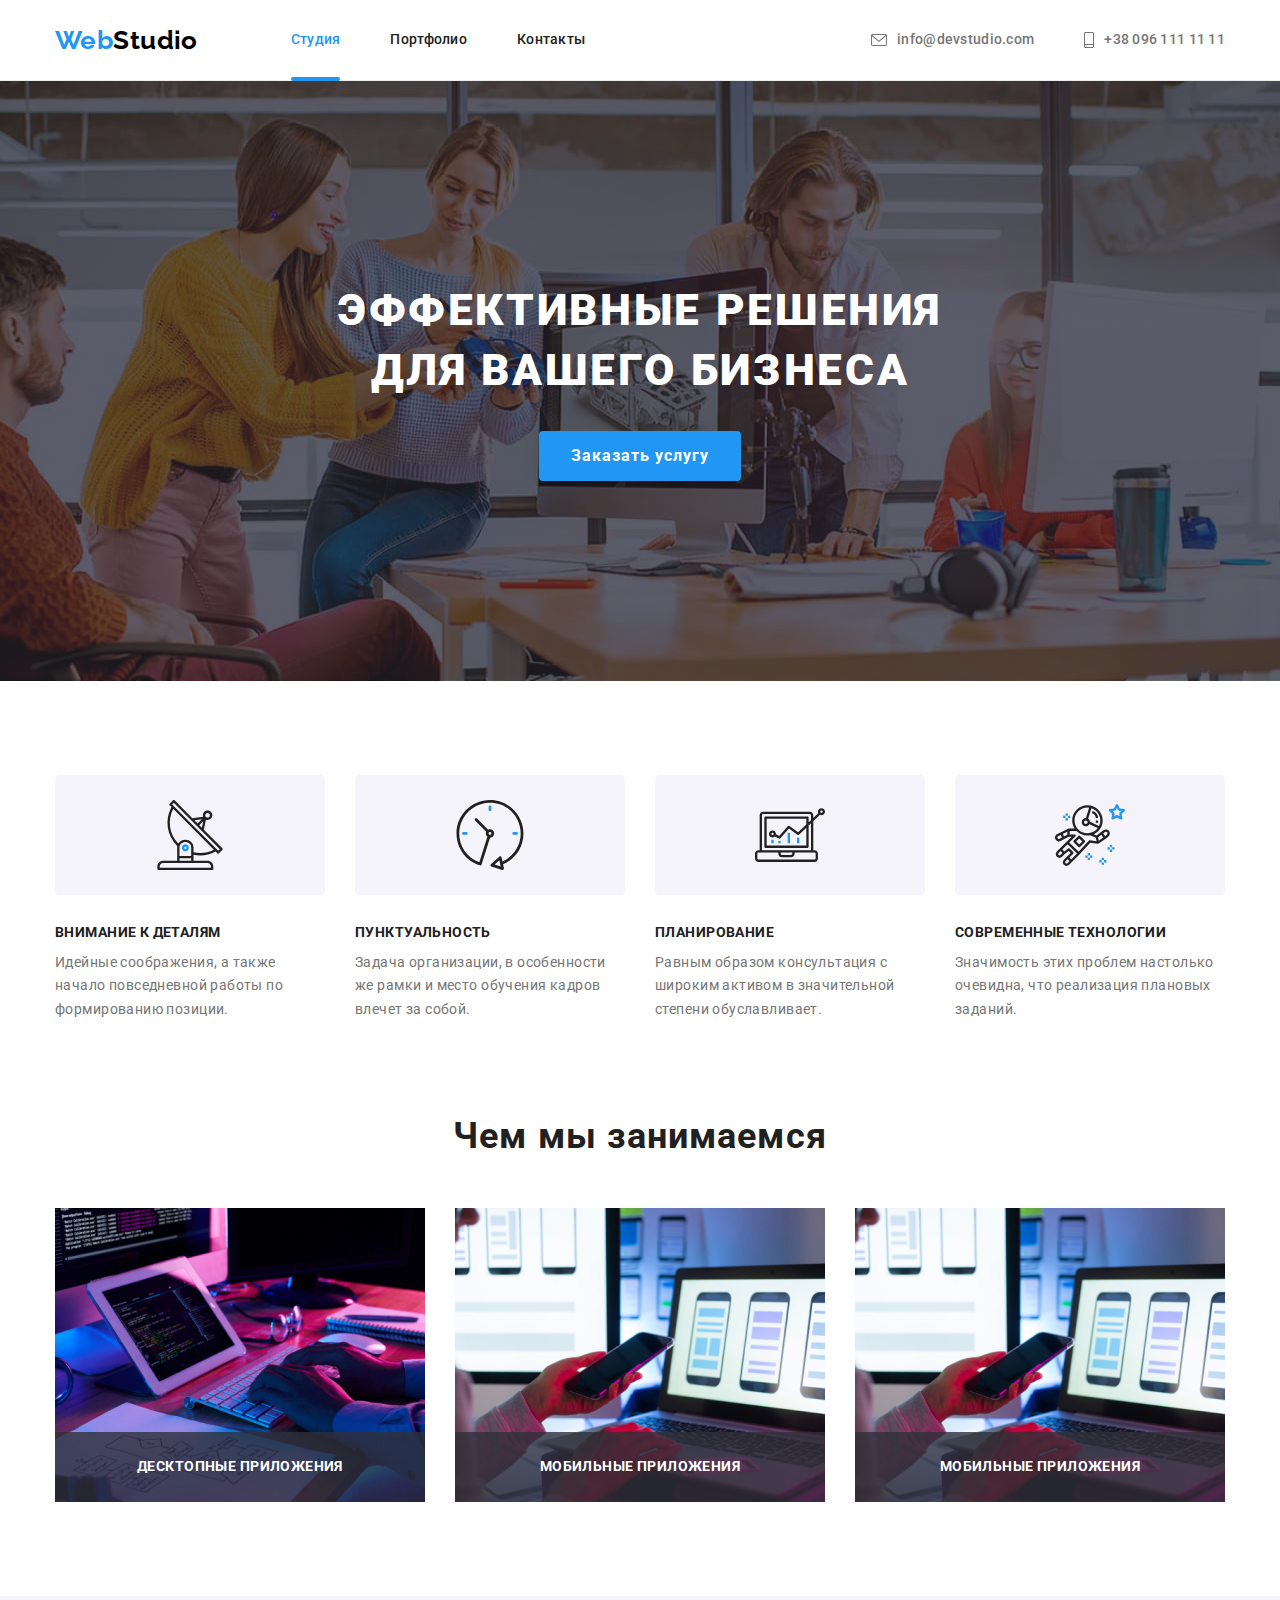
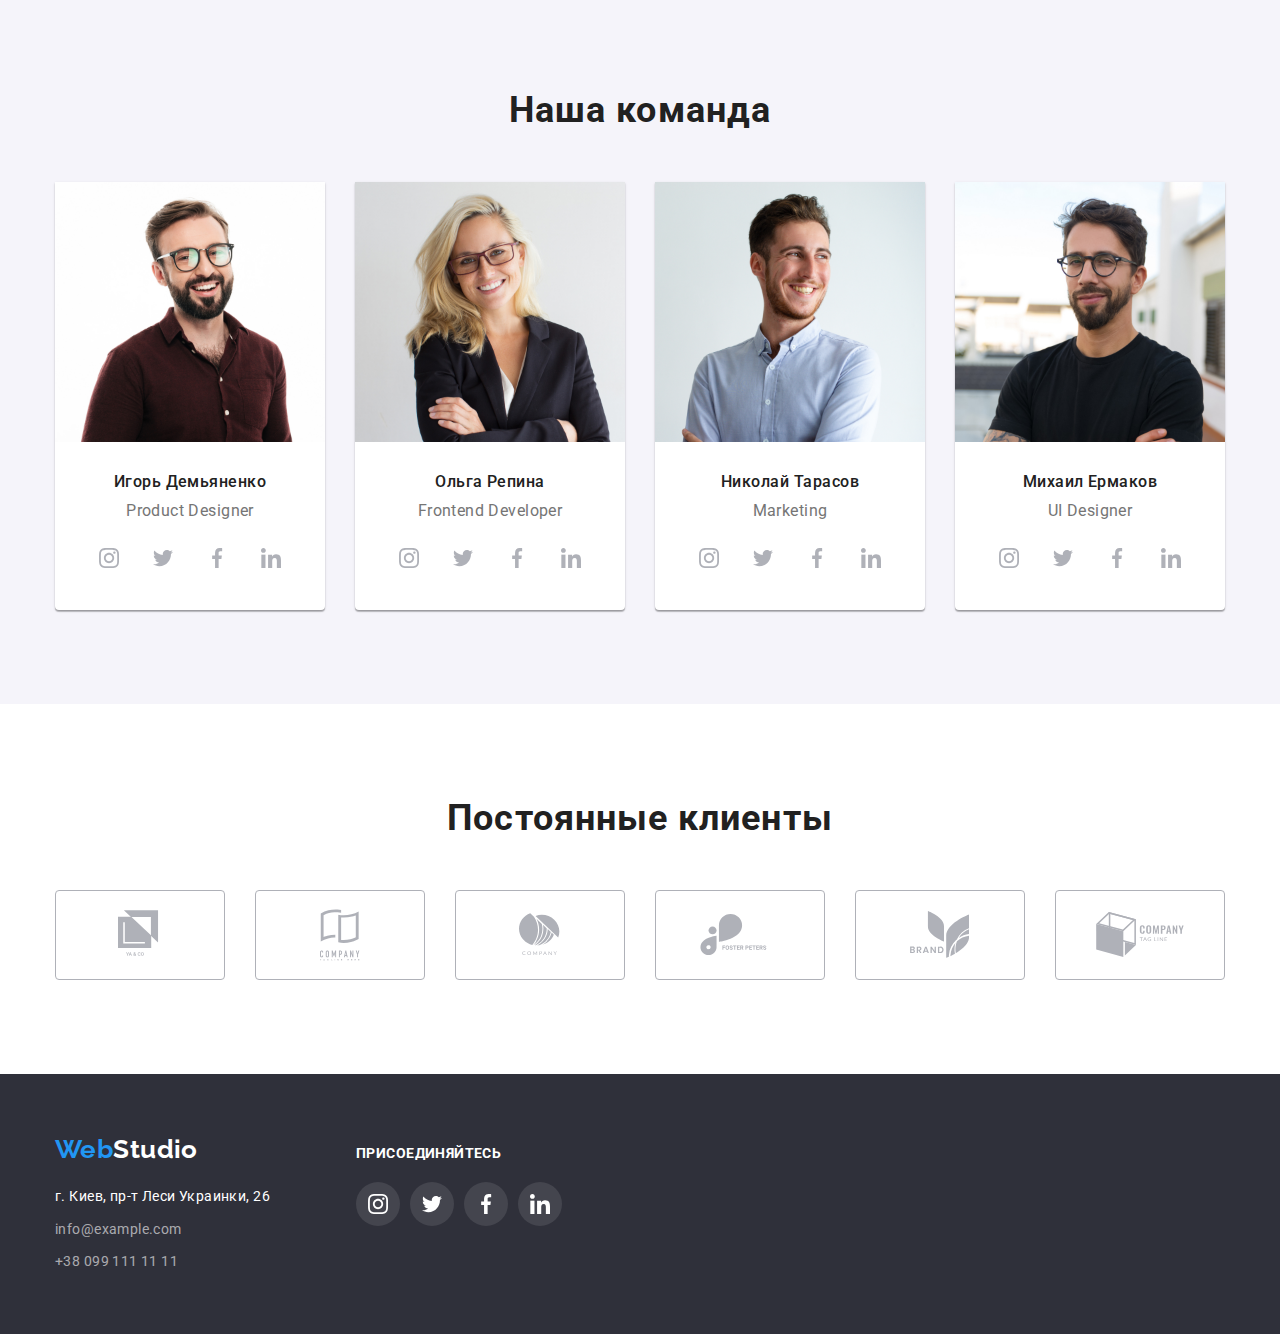
<file: index.html>
<!DOCTYPE html>
<html lang="ru">

<head>
  <meta charset="UTF-8" />
  <meta name="viewport" content="width=device-width, initial-scale=1.0" />
  <title>Web Studio</title>
  <link href="https://fonts.googleapis.com/css2?family=Raleway:wght@700&family=Roboto:wght@400;500;700;900&display=swap"
    rel="stylesheet" />
  <link rel="stylesheet"
    href="https://cdnjs.cloudflare.com/ajax/libs/modern-normalize/1.0.0/modern-normalize.min.css" />
  <link rel="stylesheet" href="./css/styles.css" />
</head>

<body>
  <!-- шапка-страницы -->
  <header class="page-header">
    <div class="container top-line">
      <nav class="nav">
        <!-- логотип -->
        <a href="./index.html" class="link logo" aria-label="логотип"><span class="logo-custom">Web</span>Studio</a>

        <!-- навигация-сайта -->
        <ul class="site-nav list">
          <li class="item">
            <a href="./index.html" class="link current studio-page">Студия</a>
          </li>
          <li class="item">
            <a href="./portfolio.html" class="link portfolio-page">Портфолио</a>
          </li>
          <li class="item">
            <a href="" class="link contacts-page">Контакты</a>
          </li>
        </ul>
      </nav>

      <!-- телефон-електроннаяпочта -->
      <ul class="header-contacts list">
        <li class="contacts-item">
          <a href="mailto:info@devstudio.com" class="link email">
            <svg class="icon" width="16" height="12">
              <use class="email-hover" href="./img/icomoon/sprite.svg#email-icon"></use>
            </svg>info@devstudio.com</a>
        </li>

        <li class="contacts-item">
          <a href="tel:+380961111111" class="link phone">
            <svg class="icon" width="10" height="16">
              <use href="./img/icomoon/sprite.svg#tel-icon"></use>
            </svg>+38 096 111 11 11</a>
        </li>
      </ul>
    </div>
  </header>

  <!-- ++++++++++МОДАЛКА++++++++++++ -->
  <div data-modal class="backdrop is-hidden">
    <div class="modal">
      <button type="button" class="cls-btn" data-modal-close>
        <svg>
          <use href="./img/icomoon2/sprite.svg#cls-btn"></use>
        </svg>
      </button>
    </div>
  </div>
  <main>

    <!-- секция-герой -->
    <section class="hero-section">
      <div class="hero-content">
        <h1 class="hero-title">Эффективные решения для вашего бизнеса</h1>

        <button type="button" class="button" data-modal-open>Заказать услугу</button>
      </div>
    </section>

    <!-- секция-особенности -->
    <section class="default-section features-section">
      <div class="container">
        <h2 class="features-title">Особенности</h2>

        <ul class="list features-list">
          <li class="features-item">
            <svg class="features-icon">
              <use href="./img/icomoon/sprite.svg#feature-1"></use>
            </svg>
            <h3>Внимание к деталям</h3>

            <p>
              Идейные соображения, а также начало повседневной работы по формированию позиции.
            </p>
          </li>

          <li class="features-item">
            <svg class="features-icon">
              <use href="./img/icomoon/sprite.svg#feature-2"></use>
            </svg>
            <h3>Пунктуальность</h3>

            <p>
              Задача организации, в особенности же рамки и место обучения кадров влечет за собой.
            </p>
          </li>

          <li class="features-item">
            <svg class="features-icon">
              <use href="./img/icomoon/sprite.svg#feature-3"></use>
            </svg>
            <h3>Планирование</h3>

            <p>
              Равным образом консультация с широким активом в значительной степени обуславливает.
            </p>
          </li>

          <li class="features-item">
            <svg class="features-icon">
              <use href="./img/icomoon/sprite.svg#feature-4"></use>
            </svg>
            <h3>Современные технологии</h3>

            <p>
              Значимость этих проблем настолько очевидна, что реализация плановых заданий.
            </p>
          </li>
        </ul>
      </div>
    </section>

    <!-- секция-чем-мы-занимаемся -->
    <section class="ourwork-section">
      <div class="container">
        <h2 class="default-title ourwork-title">Чем мы занимаемся</h2>
        <ul class="list ourwork-list">
          <li class="ourwork-item">
            <div class="img-label">
              <img class="card-image" src="./img/1.jpg" alt="картинка 1" width="370" />
              <div class="label">
                <p>Десктопные приложения</p>
              </div>
            </div>
          </li>

          <li class="ourwork-item">
            <div class="img-label">
              <img class="card-image" src="./img/2.jpg" alt="картинка 2" width="370" />
              <div class="label">
                <p>Мобильные приложения</p>
              </div>
            </div>
          </li>

          <li class="ourwork-item">
            <div class="img-label">
              <img class="card-image" src="./img/2.jpg" alt="картинка 2" width="370" />
              <div class="label">
                <p>Мобильные приложения</p>
              </div>
            </div>
          </li>
        </ul>
      </div>
    </section>

    <!-- секция-наша-команда -->
    <section class="default-section ourteam-section">
      <div class="container">
        <h2 class="default-title ourteam-title">Наша команда</h2>

        <ul class="list ourteam-list">
          <li class="ourteam-item">
            <img class="card-image" src="./img/igor.jpg" alt="фото Игоря" width="270" />

            <div class="card">
              <h3>Игорь Демьяненко</h3>
              <p lang="en">Product Designer</p>
            </div>

            <ul class="list icon-list">
              <li class="icon-item">
                <a class="link icon-button instagram-icon" href="http://instagram.com" target="_blank">
                  <svg class="hover-logo" width="20" height="20">
                    <use href="./img/icomoon/sprite.svg#instagram-icon"></use>
                  </svg></a>
              </li>
              <li class="list icon-item">
                <a class="link icon-button twitter-icon" href="http://twitter.com" target="_blank">
                  <svg class="hover-logo" width="20" height="20">
                    <use href="./img/icomoon/sprite.svg#twitter-icon"></use>
                  </svg>
                </a>
              </li>
              <li class="list icon-item">
                <a class="link icon-button facebook-icon" href="http://facebook.com" target="_blank">
                  <svg class="hover-logo" width="20" height="20">
                    <use href="./img/icomoon/sprite.svg#facebook-icon"></use>
                  </svg>
                </a>
              </li>
              <li class="icon-item">
                <a class="link icon-button linkedin-icon" href="http://linkedin.com" target="_blank">
                  <svg class="hover-logo" width="20" height="20">
                    <use href="./img/icomoon/sprite.svg#linkedin-icon"></use>
                  </svg>
                </a>
              </li>
            </ul>
          </li>

          <li class="ourteam-item">
            <img class="card-image" src="./img/olga.jpg" alt="фото Ольги" width="270" />

            <div class="card">
              <h3>Ольга Репина</h3>
              <p lang="en">Frontend Developer</p>
            </div>

            <ul class="list icon-list">
              <li class="icon-item">
                <a class="link icon-button instagram-icon" href="http://instagram.com" target="_blank">
                  <svg class="hover-logo" width="20" height="20">
                    <use href="./img/icomoon/sprite.svg#instagram-icon"></use>
                  </svg>
                </a>
              </li>

              <li class="list icon-item">
                <a class="link icon-button twitter-icon" href="http://twitter.com" target="_blank">
                  <svg class="hover-logo" width="20" height="20">
                    <use href="./img/icomoon/sprite.svg#twitter-icon"></use>
                  </svg>
                </a>
              </li>

              <li class="icon-item">
                <a class="link icon-button facebook-icon" href="http://facebook.com" target="_blank">
                  <svg class="hover-logo" width="20" height="20">
                    <use href="./img/icomoon/sprite.svg#facebook-icon"></use>
                  </svg>
                </a>
              </li>

              <li class="icon-item">
                <a class="link icon-button linkedin-icon" href="http://linkedin.com" target="_blank">
                  <svg class="hover-logo" width="20" height="20">
                    <use href="./img/icomoon/sprite.svg#linkedin-icon"></use>
                  </svg>
                </a>
              </li>
            </ul>
          </li>

          <li class="ourteam-item">
            <img class="card-image" src="./img/nikolay.jpg" alt="фото Николая" width="270" />

            <div class="card">
              <h3>Николай Тарасов</h3>
              <p lang="en">Marketing</p>
            </div>

            <ul class="list icon-list">
              <li class="icon-item">
                <a class="link icon-button instagram-icon" href="http://instagram.com" target="_blank">
                  <svg class="hover-logo" width="20" height="20">
                    <use href="./img/icomoon/sprite.svg#instagram-icon"></use>
                  </svg>
                </a>
              </li>

              <li class="icon-item">
                <a class="link icon-button twitter-icon" href="http://twitter.com" target="_blank">
                  <svg class="hover-logo" width="20" height="20">
                    <use href="./img/icomoon/sprite.svg#twitter-icon"></use>
                  </svg>
                </a>
              </li>

              <li class="icon-item">
                <a class="link icon-button facebook-icon" href="http://facebook.com" target="_blank">
                  <svg class="hover-logo" width="20" height="20">
                    <use href="./img/icomoon/sprite.svg#facebook-icon"></use>
                  </svg></a>
              </li>

              <li class="icon-item">
                <a class="link icon-button linkedin-icon" href="http://linkedin.com" target="_blank">
                  <svg class="hover-logo" width="20" height="20">
                    <use href="./img/icomoon/sprite.svg#linkedin-icon"></use>
                  </svg>
                </a>
              </li>
            </ul>
          </li>

          <li class="ourteam-item">
            <img class="card-image" src="./img/mihail.jpg" alt="фото Михаила" width="270" />

            <div class="card">
              <h3>Михаил Ермаков</h3>
              <p lang="en">UI Designer</p>
            </div>

            <ul class="list icon-list">
              <li class="icon-item">
                <a class="link icon-button instagram-icon" href="http://instagram.com" target="_blank">
                  <svg class="hover-logo" width="20" height="20">
                    <use href="./img/icomoon/sprite.svg#instagram-icon"></use>
                  </svg>
                </a>
              </li>

              <li class="icon-item">
                <a class="link icon-button twitter-icon" href="http://twitter.com" target="_blank">
                  <svg class="hover-logo" width="20" height="20">
                    <use href="./img/icomoon/sprite.svg#twitter-icon"></use>
                  </svg>
                </a>
              </li>

              <li class="icon-item">
                <a class="link icon-button facebook-icon" href="http://facebook.com" target="_blank">
                  <svg class="hover-logo" width="20" height="20">
                    <use href="./img/icomoon/sprite.svg#facebook-icon"></use>
                  </svg>
                </a>
              </li>

              <li class="icon-item">
                <a class="link icon-button linkedin-icon" href="http://linkedin.com" target="_blank">
                  <svg class="hover-logo" width="20" height="20">
                    <use href="./img/icomoon/sprite.svg#linkedin-icon"></use>
                  </svg>
                </a>
              </li>
            </ul>
          </li>
        </ul>
      </div>
    </section>

    <!-- секция-постоянные-клиенты -->
    <section class="default-section clients-section">
      <div class="container">
        <h2 class="default-title clients-title">Постоянные клиенты</h2>

        <ul class="list clients-list">
          <li class="clients-item">
            <a class="link clients-logo" href="">
              <svg class="icon" width="44.27" height="49.23">
                <use href="./img/icomoon/sprite.svg#client-logo-1"></use>
              </svg>
            </a>
          </li>
          <li class="clients-item">
            <a class="link clients-logo" href="">
              <svg class="icon" width="40" height="52">
                <use href="./img/icomoon/sprite.svg#client-logo-2"></use>
              </svg>
            </a>
          </li>
          <li class="clients-item">
            <a class="link clients-logo" href="">
              <svg class="icon" width="41" height="42.6">
                <use href="./img/icomoon/sprite.svg#client-logo-3"></use>
              </svg>
            </a>
          </li>
          <li class="clients-item">
            <a class="link clients-logo" href="">
              <svg class="icon" width="79.66" height="42.02">
                <use href="./img/icomoon/sprite.svg#client-logo-4"></use>
              </svg>
            </a>
          </li>
          <li class="clients-item">
            <a class="link clients-logo" href="">
              <svg class="icon" width="59" height="47">
                <use href="./img/icomoon/sprite.svg#client-logo-5"></use>
              </svg>
            </a>
          </li>
          <li class="clients-item">
            <a class="link clients-logo" href="">
              <svg class="icon" width="88.48" height="45.44">
                <use href="./img/icomoon/sprite.svg#client-logo-6"></use>
              </svg>
            </a>
          </li>
        </ul>
      </div>
    </section>
  </main>

  <!-- подвал-страницы -->
  <footer class="footer">
    <div class="container">
      <!-- Секция Адрес -->
      <section class="footer-adress">
        <a href="./index.html" class="link logo-footer"><span class="logo-custom">Web</span>Studio</a>

        <address class="adress-footer">
          <p>г. Киев, пр-т Леси Украинки, 26</p>

          <a href="mailto:info@example.com" class="link email">info@example.com</a>

          <a href="tel:+380991111111" class="link phone">+38 099 111 11 11</a>
        </address>
      </section>

      <!-- Секция соцсетей -->
      <section class="footer-socials">
        <b>присоединяйтесь</b>

        <ul class="list socials-list">
          <li class="socials-item">
            <a class="link socials-button" href="http://instagram.com" target="_blank">
              <svg class="hover-logo" width="20" height="20">
                <use href="./img/icomoon/sprite.svg#instagram-icon"></use>
              </svg>
            </a>
          </li>

          <li class="socials-item">
            <a class="link socials-button" href="http://twitter.com" target="_blank">
              <svg class="hover-logo" width="20" height="20">
                <use href="./img/icomoon/sprite.svg#twitter-icon"></use>
              </svg>
            </a>
          </li>

          <li class="socials-item">
            <a class="link socials-button" href="http://facebook.com" target="_blank">
              <svg class="hover-logo" width="20" height="20">
                <use href="./img/icomoon/sprite.svg#facebook-icon"></use>
              </svg>
            </a>
          </li>

          <li class="socials-item">
            <a class="link socials-button" href="http://linkedin.com" target="_blank">
              <svg class="hover-logo" width="20" height="20">
                <use href="./img/icomoon/sprite.svg#linkedin-icon"></use>
              </svg>
            </a>
          </li>
        </ul>
      </section>
    </div>
  </footer>
  <script src="./js/modal.js"></script>
</body>

</html>
</file>
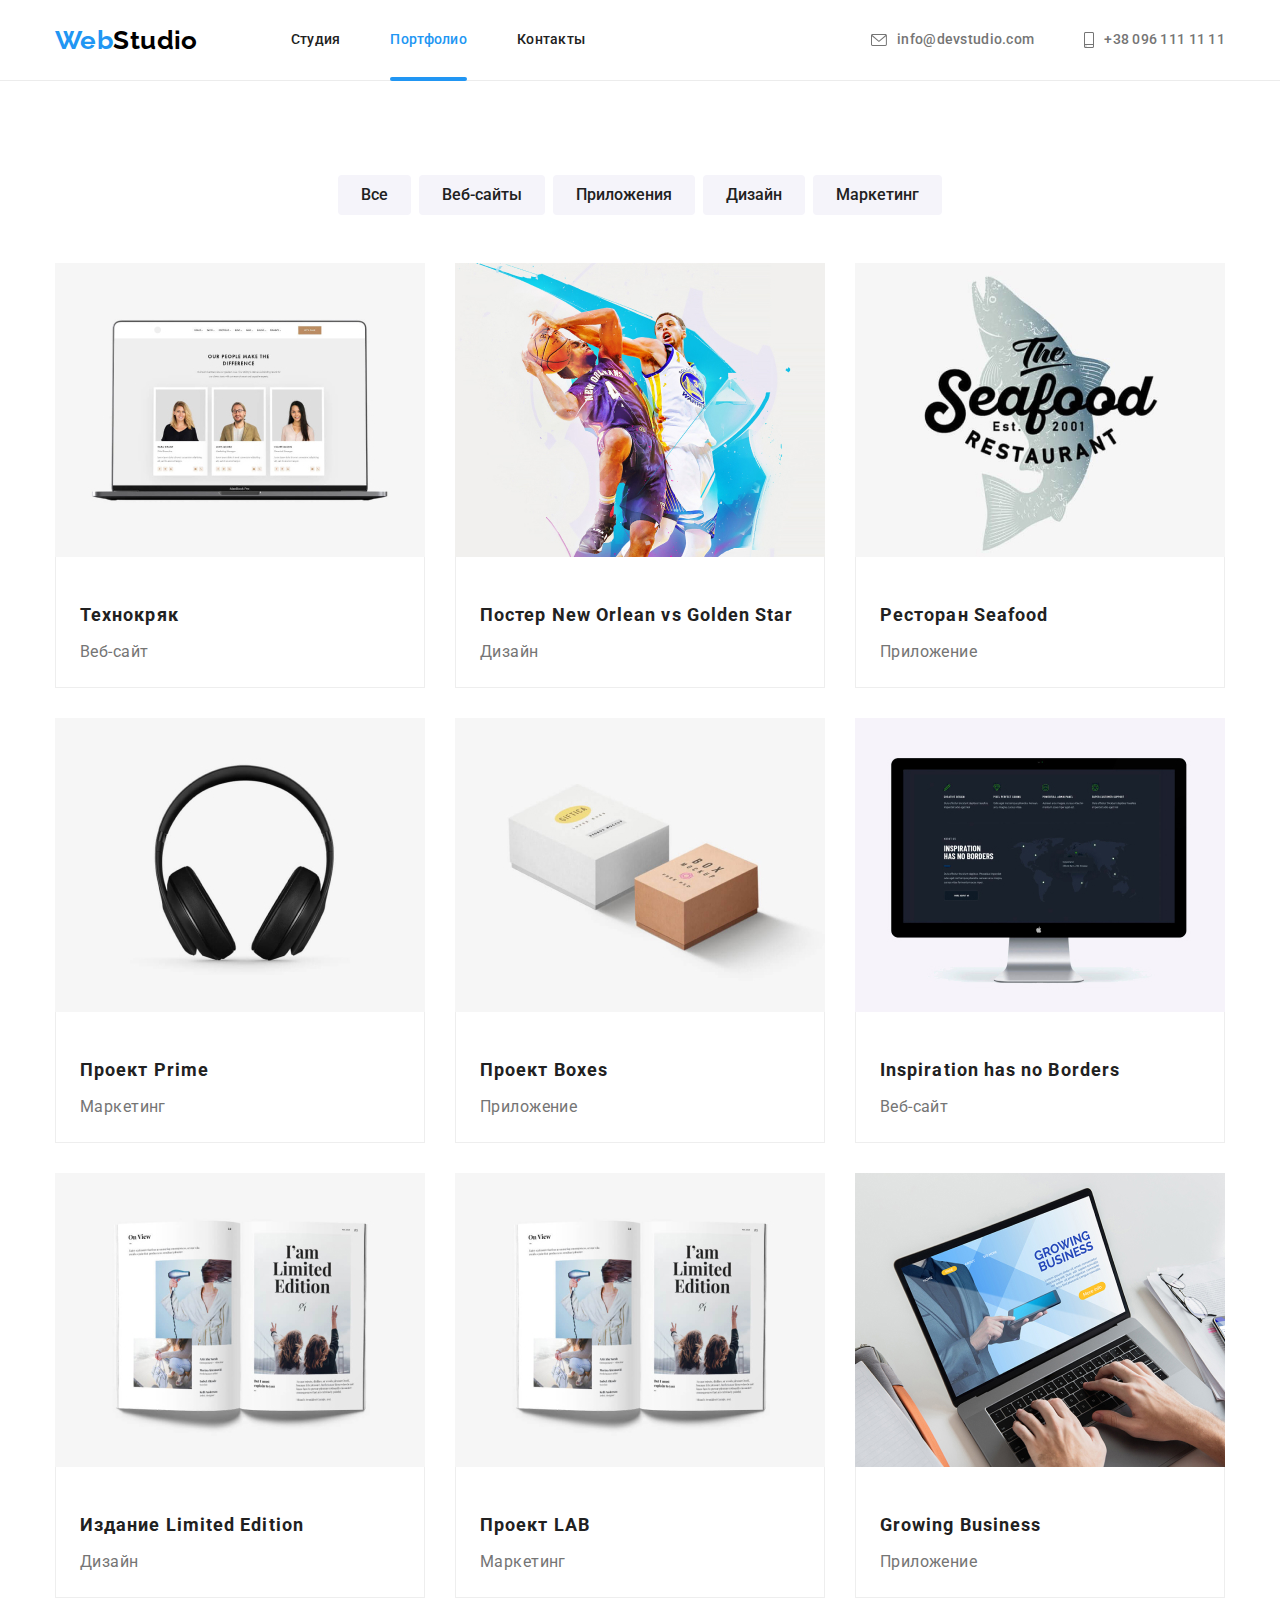
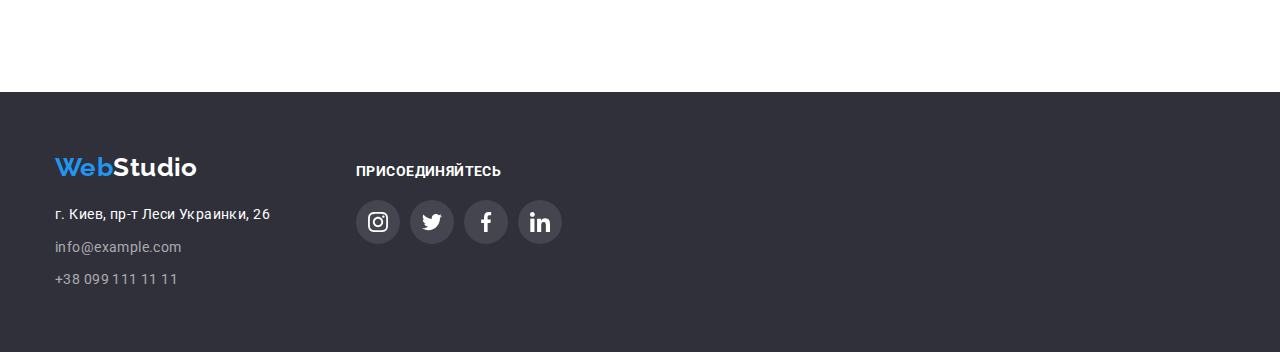
<file: portfolio.html>
<!DOCTYPE html>
<html lang="ru">
  <head>
    <meta charset="UTF-8" />
    <meta name="viewport" content="width=device-width, initial-scale=1.0" />
    <title>Web Studio</title>
    <link
      href="https://fonts.googleapis.com/css2?family=Raleway:wght@700&family=Roboto:wght@400;500;700;900&display=swap"
      rel="stylesheet"
    />
    <link
      rel="stylesheet"
      href="https://cdnjs.cloudflare.com/ajax/libs/modern-normalize/1.0.0/modern-normalize.min.css"
    />
    <link rel="stylesheet" href="./css/styles.css" />
  </head>
  <body>
    <!-- шапка-страницы -->
    <header class="page-header">
      <div class="container top-line">
        <nav class="nav">
          <!-- логотип -->
          <a href="./index.html" class="link logo " aria-label="логотип"><span class="logo-custom">Web</span>Studio</a>
    
          <!-- навигация-сайта -->
          <ul class="site-nav list">
            <li class="item">
              <a href="./index.html" class="link studio-page">Студия</a>
            </li>
            <li class="item">
              <a href="./portfolio.html" class="link current portfolio-page">Портфолио</a>
            </li>
            <li class="item">
              <a href="" class="link contacts-page">Контакты</a>
            </li>
          </ul>
        </nav>
    
        <!-- телефон-електроннаяпочта -->
        <ul class="header-contacts list">
          <li class="contacts-item">
            <a href="mailto:info@devstudio.com" class="link email"><svg class="icon" width=16 height=12>
                <use class="email-hover" href="./img/icomoon/sprite.svg#email-icon"></use>
              </svg>info@devstudio.com</a>
          </li>
    
          <li class="contacts-item">
            <a href="tel:+380961111111" class="link phone"><svg class="icon" width=10 height=16>
                <use href="./img/icomoon/sprite.svg#tel-icon"></use>
              </svg>+38 096 111 11 11</a>
          </li>
        </ul>
      </div>
    </header>

    <main>
    <!--  Cекция работ -->
    <section class="default-section portfolio-section">
      <div class="container">
        <h1 class="portfolio-title">Портфолио</h1>

        <!-- Фильтр портфолио -->
          <ul class="filter list">
            <li class="filter-item"><button type="button" class="filter-button">Все</button></li>
            <li class="filter-item">
              <button type="button" class="filter-button">Веб-сайты</button>
            </li>
            <li class="filter-item">
              <button type="button" class="filter-button">Приложения</button>
            </li>
            <li class="filter-item"><button type="button" class="filter-button">Дизайн</button></li>
            <li class="filter-item">
              <button type="button" class="filter-button">Маркетинг</button>
            </li>
        </ul>

        <!-- Блок работ -->
        <ul class="works list">
          <li class="works-item">
            <a href="" class="link works-link">
              <div class="wrapper">
              <img class="card-image" src="./img/portfolio-tehnokryak.jpg" alt="Изображение примера веб-сайта" width="370" />
              <div class="works-overlay">
                <p>Технокряк это современная площадка распространения коронавируса. Компании используют эту платформу для цифровогошпионажа и атак на защищённые сервера конкурентов.</p>
              </div>
            </div>
            
            <div class="card">
              <h2>Технокряк</h2>
            
              <p>Веб-сайт</p>
            </div>
           </a>
          </li>

          <li class="works-item">
            <a href="" class="link works-link">
              <div class="wrapper">
                <img class="card-image" src="./img/portfolio-poster.jpg" alt="Изображение примера дизайна" width="370" />
                <div class="works-overlay">
                <p>Технокряк это современная площадка распространения коронавируса. Компании используют эту платформу для цифрового шпионажа и атак на защищённые сервера конкурентов.</p>
                </div>
              </div>

              <div class="card">
                <h2>Постер <span lang="en">New Orlean vs Golden Star</span></h2>
              
                <p>Дизайн</p>
              </div>
            </a>
          </li>

          <li class="works-item">
            <a href="" class="link works-link">
              <div class="wrapper">
                <img class="card-image" src="./img/portfolio-restaurant.jpg" alt="Изображение примера приложения" width="370" />
              <div class="works-overlay">
                <p>Технокряк это современная площадка распространения коронавируса. Компании используют эту платформу для цифрового шпионажа и атак на защищённые сервера конкурентов.</p>
              </div>
            </div>

            <div class="card">
            <h2>Ресторан <span lang="en">Seafood</span></h2>
            
            <p>Приложение</p></div>
            </a>
          </li>

          <li class="works-item">
            <a href="" class="link works-link">
              <div class="wrapper">
                <img class="card-image" src="./img/portfolio-projectprime.jpg" alt="Изображение примера проекта маркетинг"
                  width="370" />
                <div class="works-overlay">
                  <p>Технокряк это современная площадка распространения коронавируса. Компании используют эту платформу для цифрового шпионажа и атак на защищённые сервера конкурентов.</p>
                </div>
              </div>

            <div class="card">
            <h2>Проект <span lang="en">Prime</span></h2>
            
            <p>Маркетинг</p></div>
            </a>
          </li>

          <li class="works-item">
            <a href="" class="link works-link">
              <div class="wrapper">
                <img class="card-image" src="./img/portfolio-projectboxes.jpg" alt="Изображение примера приложения" width="370" />
               <div class="works-overlay">
                <p>Технокряк это современная площадка распространения коронавируса. Компании используют эту платформу для цифрового шпионажа и атак на защищённые сервера конкурентов.</p>
              </div>
            </div>

            <div class="card">
            <h2>Проект <span lang="en">Boxes</span></h2>
            
            <p>Приложение</p></div>
            </a>
          </li>

          <li class="works-item">
            <a href="" class="link works-link">
              <div class="wrapper"><img class="card-image" src="./img/portfolio-ins.jpg" alt="Изображение примера веб-сайта" width="370" />
              <div class="works-overlay">
                <p>Технокряк это современная площадка распространения коронавируса. Компании используют эту платформу для цифрового шпионажа и атак на защищённые сервера конкурентов.</p>
              </div>
            </div>

            <div class="card">
            <h2 lang="en">Inspiration has no Borders</h2>
            
            <p>Веб-сайт</p></div>
            </a>
          </li>

          <li class="works-item">
            <a href="" class="link works-link">
              <div class="wrapper"><img class="card-image" src="./img/portfolio-edition.jpg" alt="Изображение примера дизайна" width="370" />
              <div class="works-overlay">
                <p>Технокряк это современная площадка распространения коронавируса. Компании используют эту платформу для цифрового шпионажа и атак на защищённые сервера конкурентов.</p>  
              </div>
            </div>

            <div class="card">
              <h2>Издание <span lang="en">Limited Edition</span></h2>
            
            <p>Дизайн</p></div>
            </a>
          </li>

          <li class="works-item">
            <a href="" class="link works-link">
              <div class="wrapper"><img class="card-image" src="./img/portfolio-edition.jpg" alt="Изображение примера проекта маркетинг" width="370" />
              <div class="works-overlay">
                <p>Технокряк это современная площадка распространения коронавируса. Компании используют эту платформу для цифрового шпионажа и атак на защищённые сервера конкурентов.</p>
              </div>
            </div>
              
              <div class="card">
                <h2>Проект <span lang="en">LAB</span></h2>
              
                <p>Маркетинг</p>
              </div>
            </a>              
          </li>

          <li class="works-item">
            <a href="" class="link works-link">
              <div class="wrapper"><img class="card-image" src="./img/portfolio-growing.jpg" alt="Изображение примера проекта приложения" width="370" />
              <div class="works-overlay">
                <p>Технокряк это современная площадка распространения коронавируса. Компании используют эту платформу для цифрового шпионажа и атак на защищённые сервера конкурентов.</p>
              </div>
            </div>
              
              <div class="card">
              <h2 lang="en">Growing Business</h2>
              
                <p>Приложение</p>
                </div>
              </a>
            </li>
          </ul>
        </div>
      </section>
    </main>

    <!-- подвал-страницы -->
    <footer class="footer">
    
      <div class="container">
        <!-- Секция Адрес -->
        <section class="footer-adress">
          <a href="./index.html" class="link logo-footer"><span class="logo-custom">Web</span>Studio</a>
          <address class="adress-footer">
            <p>г. Киев, пр-т Леси Украинки, 26</p>
    
            <a href="mailto:info@example.com" class="link email">info@example.com</a>
    
            <a href="tel:+380991111111" class="link phone">+38 099 111 11 11</a>
          </address>
        </section>
    
        <!-- Секция соцсетей -->
        <section class="footer-socials">
          <b>присоединяйтесь</b>
        
          <ul class="list socials-list">
            <li class="socials-item">
              <a class="link socials-button" href="http://instagram.com" target="_blank">
                <svg class="hover-logo" width=20 height=20>
                  <use href="./img/icomoon/sprite.svg#instagram-icon"></use>
                </svg></a></li>
            <li class="socials-item">
              <a class="link socials-button" href="http://twitter.com" target="_blank">
                <svg class="hover-logo" width=20 height=20>
                  <use href="./img/icomoon/sprite.svg#twitter-icon"></use>
                </svg></a></li>
            <li class="socials-item">
              <a class="link socials-button" href="http://facebook.com" target="_blank">
                <svg class="hover-logo" width=20 height=20>
                  <use href="./img/icomoon/sprite.svg#facebook-icon"></use>
                </svg></a></li>
            <li class="socials-item">
              <a class="link socials-button" href="http://linkedin.com" target="_blank">
                <svg class="hover-logo" width=20 height=20>
                  <use href="./img/icomoon/sprite.svg#linkedin-icon"></use>
                </svg></a></li>
          </ul>
        </section>
      </div>
    </footer>
  </body>
</html>
</file>
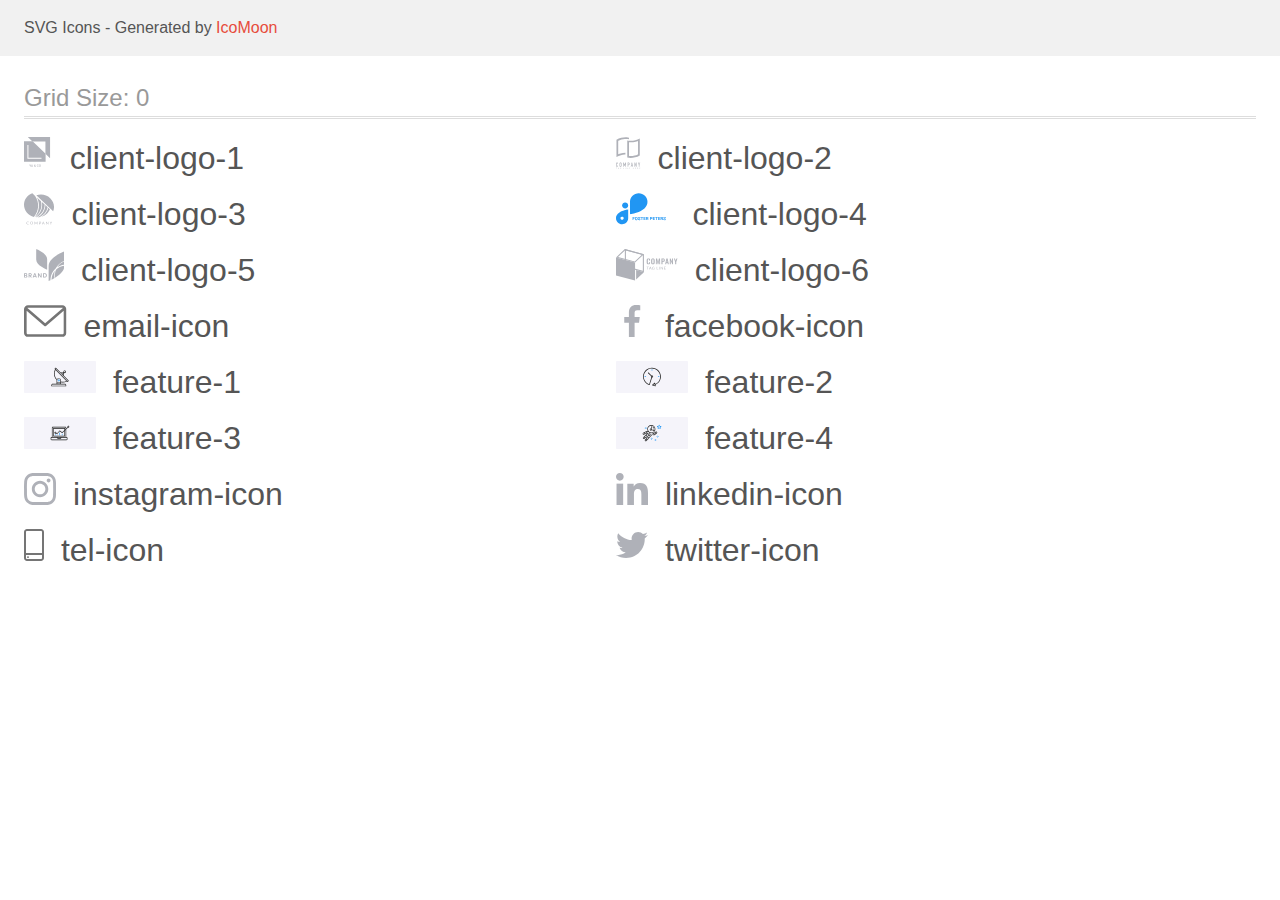
<file: img/icomoon/demo.html>
<!doctype html>
<html>
<head>
    <title>IcoMoon - SVG Icons</title>
    <meta charset="utf-8">
    <meta name="viewport" content="width=device-width, initial-scale=1">
    <link rel="stylesheet" href="demo-files/demo.css">
    <link rel="stylesheet" href="style.css">
</head>
<body>
<svg aria-hidden="true" style="position: absolute; width: 0; height: 0; overflow: hidden;" version="1.1" xmlns="http://www.w3.org/2000/svg" xmlns:xlink="http://www.w3.org/1999/xlink">
<defs>
<symbol id="client-logo-1" viewBox="0 0 29 32">
<path fill="#afb1b8" style="fill: var(--color1, #afb1b8)" d="M3.84 0l4.677 4.428h13.046v12.351l4.677 4.428v-21.206h-22.4z"></path>
<path fill="#afb1b8" style="fill: var(--color1, #afb1b8)" d="M0 4.241v20.6h21.76v-8.188l-13.105-12.406-8.655-0.005zM17.615 21.828h-14.172v-13.854h1.002v12.916h13.17v0.938z"></path>
<path fill="#afb1b8" style="fill: var(--color1, #afb1b8)" d="M6.266 28.662l0.523-1.078h0.438l-0.763 1.438v0.837h-0.397v-0.837l-0.764-1.438h0.439l0.523 1.078zM8.513 29.329h-0.881l-0.184 0.53h-0.411l0.859-2.275h0.355l0.861 2.275h-0.412l-0.186-0.53zM7.743 29.010h0.659l-0.33-0.944-0.33 0.944zM10.071 29.244c0-0.105 0.029-0.202 0.086-0.289 0.057-0.089 0.17-0.193 0.339-0.314-0.088-0.111-0.151-0.206-0.186-0.284s-0.052-0.154-0.052-0.227c0-0.178 0.054-0.319 0.162-0.422s0.254-0.156 0.438-0.156c0.166 0 0.301 0.049 0.406 0.147 0.106 0.097 0.159 0.217 0.159 0.361 0 0.095-0.024 0.182-0.072 0.262-0.048 0.079-0.127 0.158-0.236 0.238l-0.155 0.113 0.439 0.519c0.064-0.125 0.095-0.264 0.095-0.417h0.33c0 0.28-0.066 0.51-0.197 0.689l0.334 0.395h-0.441l-0.128-0.152c-0.162 0.122-0.356 0.183-0.581 0.183s-0.405-0.059-0.541-0.178c-0.134-0.12-0.202-0.276-0.202-0.467zM10.824 29.587c0.128 0 0.248-0.043 0.359-0.128l-0.497-0.586-0.048 0.034c-0.125 0.095-0.188 0.203-0.188 0.325 0 0.105 0.034 0.191 0.102 0.256s0.158 0.098 0.272 0.098zM10.615 28.121c0 0.087 0.054 0.197 0.161 0.33l0.173-0.119 0.048-0.039c0.065-0.057 0.097-0.131 0.097-0.22 0-0.059-0.022-0.11-0.067-0.152-0.045-0.043-0.102-0.064-0.17-0.064-0.074 0-0.133 0.025-0.177 0.075s-0.066 0.113-0.066 0.189zM14.748 29.118c-0.023 0.243-0.113 0.432-0.269 0.569-0.156 0.135-0.364 0.203-0.623 0.203-0.181 0-0.341-0.043-0.48-0.128-0.137-0.086-0.244-0.209-0.319-0.367s-0.114-0.342-0.117-0.552v-0.212c0-0.215 0.038-0.404 0.114-0.567s0.185-0.29 0.327-0.378c0.143-0.088 0.307-0.133 0.494-0.133 0.251 0 0.453 0.068 0.606 0.205s0.242 0.329 0.267 0.578h-0.394c-0.019-0.164-0.067-0.281-0.144-0.353-0.076-0.073-0.188-0.109-0.336-0.109-0.172 0-0.304 0.063-0.397 0.189-0.092 0.125-0.139 0.309-0.141 0.552v0.202c0 0.246 0.044 0.433 0.131 0.563s0.218 0.194 0.387 0.194c0.155 0 0.272-0.035 0.35-0.105s0.128-0.186 0.148-0.348h0.394zM16.918 28.78c0 0.223-0.039 0.419-0.116 0.588-0.077 0.168-0.188 0.297-0.331 0.388-0.143 0.090-0.307 0.134-0.494 0.134-0.184 0-0.349-0.045-0.494-0.134-0.144-0.091-0.255-0.219-0.334-0.386-0.078-0.167-0.118-0.359-0.119-0.576v-0.128c0-0.222 0.039-0.418 0.117-0.588 0.079-0.17 0.19-0.299 0.333-0.389 0.144-0.091 0.308-0.136 0.494-0.136s0.349 0.045 0.492 0.134c0.144 0.088 0.255 0.217 0.333 0.384s0.118 0.361 0.119 0.583v0.127zM16.523 28.662c0-0.252-0.048-0.445-0.144-0.58-0.095-0.134-0.23-0.202-0.405-0.202-0.171 0-0.305 0.067-0.402 0.202-0.096 0.133-0.145 0.322-0.147 0.567v0.131c0 0.25 0.048 0.443 0.145 0.58s0.233 0.205 0.406 0.205c0.175 0 0.309-0.067 0.403-0.2 0.095-0.133 0.142-0.328 0.142-0.584v-0.119z"></path>
</symbol>
<symbol id="client-logo-2" viewBox="0 0 25 32">
<path fill="#afb1b8" style="fill: var(--color1, #afb1b8)" d="M10.447 1.806h0.084c0.156 0 0.324 0.016 0.49 0.030 0.734 0.052 1.463 0.162 2.179 0.329v-1.762c-0.738-0.185-1.491-0.305-2.25-0.358-0.288-0.022-0.595-0.036-0.909-0.044h-0.263c-1.523 0.006-3.039 0.201-4.515 0.582-1.68 0.419-3.293 1.075-4.79 1.948v17.475c1.442-0.783 2.976-1.381 4.566-1.779 1.256-0.32 2.539-0.517 3.833-0.588h0.051c0.216-0.011 0.433-0.017 0.655-0.019v-1.79c-1.681 0.022-3.353 0.244-4.982 0.662-0.602 0.157-1.185 0.325-1.731 0.513l-0.623 0.211v-13.625l0.266-0.128c2.032-0.963 4.229-1.524 6.471-1.651 0.019-0.001 0.037-0.001 0.056 0 0.248-0.013 0.497-0.019 0.741-0.019h0.28c0.129 0.003 0.258 0.006 0.388 0.014z"></path>
<path fill="#afb1b8" style="fill: var(--color1, #afb1b8)" d="M14.837 3.651c-0.409 0-0.814-0.014-1.205-0.044-0.467-0.034-0.947-0.091-1.401-0.167-0.277-0.047-0.55-0.103-0.814-0.164v17.275c1.12 0.277 2.271 0.413 3.425 0.404 1.523-0.006 3.039-0.201 4.515-0.581 1.68-0.42 3.294-1.075 4.792-1.948v-17.163c-1.442 0.783-2.975 1.381-4.564 1.781-1.551 0.398-3.145 0.603-4.747 0.609zM21.745 3.95l0.623-0.21v13.63l-0.266 0.128c-1.021 0.486-2.087 0.869-3.184 1.144-1.331 0.344-2.7 0.522-4.074 0.527-0.411 0-0.819-0.017-1.214-0.052l-0.427-0.038v-14.017l0.497 0.033c0.361 0.023 0.735 0.034 1.141 0.034 1.745-0.006 3.482-0.229 5.173-0.663 0.581-0.153 1.158-0.325 1.731-0.518z"></path>
<path fill="#afb1b8" style="fill: var(--color1, #afb1b8)" d="M1.684 25.977c-0.090-0.093-0.197-0.166-0.317-0.214s-0.247-0.071-0.376-0.066c-0.137-0.002-0.273 0.024-0.4 0.075-0.117 0.046-0.222 0.116-0.311 0.205s-0.156 0.196-0.201 0.313c-0.049 0.123-0.073 0.254-0.072 0.387v2.335c-0.006 0.165 0.026 0.328 0.092 0.479 0.055 0.12 0.135 0.226 0.233 0.313 0.093 0.079 0.203 0.135 0.321 0.166 0.114 0.032 0.231 0.048 0.349 0.049 0.13 0.001 0.259-0.027 0.377-0.081 0.117-0.051 0.222-0.124 0.311-0.216 0.087-0.091 0.156-0.197 0.204-0.313 0.050-0.118 0.075-0.244 0.075-0.372v-0.261h-0.61v0.208c0.002 0.071-0.010 0.142-0.036 0.208-0.020 0.050-0.050 0.095-0.089 0.131-0.038 0.031-0.081 0.053-0.128 0.067-0.041 0.014-0.084 0.021-0.128 0.022-0.054 0.006-0.11-0.002-0.16-0.024s-0.094-0.057-0.126-0.101c-0.058-0.094-0.086-0.203-0.081-0.313v-2.177c-0.004-0.121 0.022-0.241 0.075-0.349 0.032-0.049 0.077-0.089 0.129-0.114s0.112-0.034 0.17-0.027c0.053-0.002 0.105 0.009 0.152 0.032s0.089 0.057 0.12 0.099c0.068 0.090 0.104 0.2 0.101 0.313v0.202h0.604v-0.238c0.001-0.14-0.024-0.278-0.075-0.408-0.045-0.122-0.114-0.234-0.204-0.329z"></path>
<path fill="#afb1b8" style="fill: var(--color1, #afb1b8)" d="M5.31 25.95c-0.195-0.164-0.44-0.255-0.694-0.257-0.124 0-0.248 0.023-0.364 0.066-0.119 0.042-0.228 0.107-0.322 0.191-0.101 0.091-0.182 0.202-0.237 0.327-0.061 0.143-0.092 0.297-0.089 0.452v2.239c-0.004 0.158 0.026 0.314 0.089 0.459 0.055 0.12 0.136 0.227 0.237 0.313 0.093 0.087 0.203 0.154 0.322 0.197 0.117 0.043 0.24 0.065 0.364 0.066s0.248-0.023 0.364-0.066c0.121-0.044 0.233-0.111 0.33-0.197 0.097-0.087 0.176-0.194 0.23-0.313 0.063-0.145 0.093-0.301 0.089-0.459v-2.239c0.003-0.155-0.027-0.31-0.089-0.452-0.054-0.123-0.133-0.235-0.23-0.327zM5.025 28.969c0.005 0.060-0.003 0.12-0.024 0.176s-0.054 0.107-0.097 0.148c-0.081 0.068-0.182 0.105-0.287 0.105s-0.207-0.037-0.287-0.105c-0.043-0.041-0.076-0.092-0.097-0.148s-0.029-0.116-0.024-0.176v-2.239c-0.005-0.060 0.003-0.12 0.024-0.176s0.054-0.107 0.097-0.148c0.081-0.068 0.182-0.105 0.287-0.105s0.207 0.037 0.287 0.105c0.043 0.041 0.076 0.092 0.097 0.148s0.029 0.116 0.024 0.176v2.239z"></path>
<path fill="#afb1b8" style="fill: var(--color1, #afb1b8)" d="M10.072 29.969v-4.239h-0.587l-0.771 2.244h-0.011l-0.777-2.244h-0.581v4.239h0.606v-2.579h0.011l0.593 1.823h0.302l0.598-1.823h0.011v2.579h0.606z"></path>
<path fill="#afb1b8" style="fill: var(--color1, #afb1b8)" d="M13.513 26.027c-0.093-0.105-0.211-0.184-0.342-0.232-0.142-0.046-0.29-0.068-0.439-0.066h-0.9v4.239h0.604v-1.656h0.311c0.188 0.009 0.376-0.031 0.545-0.116 0.137-0.076 0.252-0.188 0.332-0.324 0.070-0.113 0.117-0.238 0.139-0.369 0.024-0.16 0.035-0.321 0.033-0.482 0.006-0.204-0.014-0.407-0.059-0.606-0.040-0.147-0.117-0.281-0.223-0.39zM13.201 27.319c-0.003 0.077-0.022 0.152-0.056 0.221-0.035 0.065-0.089 0.117-0.156 0.149-0.089 0.040-0.187 0.058-0.285 0.053h-0.276v-1.441h0.311c0.094-0.005 0.187 0.014 0.273 0.053 0.062 0.036 0.112 0.091 0.142 0.157 0.033 0.074 0.051 0.155 0.053 0.236 0 0.089 0 0.183 0 0.282s0.006 0.2 0 0.291h-0.006z"></path>
<path fill="#afb1b8" style="fill: var(--color1, #afb1b8)" d="M16.374 25.73h-0.495l-0.934 4.239h0.604l0.177-0.911h0.824l0.177 0.911h0.604l-0.957-4.239zM15.817 28.481l0.297-1.537h0.011l0.296 1.537h-0.604z"></path>
<path fill="#afb1b8" style="fill: var(--color1, #afb1b8)" d="M20.277 28.284h-0.011l-0.912-2.554h-0.581v4.239h0.604v-2.549h0.012l0.923 2.549h0.568v-4.239h-0.604v2.554z"></path>
<path fill="#afb1b8" style="fill: var(--color1, #afb1b8)" d="M23.968 25.73l-0.486 1.685h-0.012l-0.486-1.685h-0.64l0.83 2.447v1.792h0.604v-1.792l0.83-2.447h-0.64z"></path>
<path fill="#afb1b8" style="fill: var(--color1, #afb1b8)" d="M0 31.166h0.291v0.817h0.198v-0.817h0.29v-0.167h-0.778v0.167z"></path>
<path fill="#afb1b8" style="fill: var(--color1, #afb1b8)" d="M2.447 30.998l-0.381 0.984h0.21l0.081-0.224h0.392l0.084 0.224h0.215l-0.391-0.984h-0.21zM2.416 31.593l0.134-0.365 0.134 0.365h-0.268z"></path>
<path fill="#afb1b8" style="fill: var(--color1, #afb1b8)" d="M4.866 31.62h0.227v0.127c-0.066 0.053-0.149 0.082-0.234 0.083-0.040 0.002-0.079-0.005-0.116-0.021s-0.068-0.041-0.093-0.072c-0.052-0.075-0.078-0.165-0.073-0.257 0-0.219 0.095-0.329 0.283-0.329 0.050-0.005 0.099 0.008 0.14 0.037s0.070 0.071 0.082 0.12l0.195-0.038c-0.042-0.192-0.181-0.289-0.417-0.289-0.127-0.003-0.25 0.042-0.344 0.127-0.050 0.049-0.088 0.108-0.112 0.174s-0.034 0.135-0.029 0.205c-0.006 0.135 0.039 0.267 0.126 0.369 0.048 0.050 0.107 0.088 0.171 0.113s0.134 0.035 0.203 0.031c0.154 0.004 0.304-0.052 0.417-0.157v-0.388h-0.427v0.166z"></path>
<path fill="#afb1b8" style="fill: var(--color1, #afb1b8)" d="M7.337 30.998h-0.199v0.984h0.69v-0.167h-0.49v-0.817z"></path>
<path fill="#afb1b8" style="fill: var(--color1, #afb1b8)" d="M9.426 30.998h-0.199v0.984h0.199v-0.984z"></path>
<path fill="#afb1b8" style="fill: var(--color1, #afb1b8)" d="M11.469 31.656l-0.403-0.657h-0.193v0.984h0.185v-0.643l0.395 0.643h0.198v-0.984h-0.182v0.657z"></path>
<path fill="#afb1b8" style="fill: var(--color1, #afb1b8)" d="M13.315 31.549h0.49v-0.167h-0.49v-0.216h0.528v-0.167h-0.727v0.984h0.747v-0.167h-0.548v-0.266z"></path>
<path fill="#afb1b8" style="fill: var(--color1, #afb1b8)" d="M17.792 31.387h-0.388v-0.388h-0.198v0.984h0.198v-0.43h0.388v0.43h0.198v-0.984h-0.198v0.388z"></path>
<path fill="#afb1b8" style="fill: var(--color1, #afb1b8)" d="M19.649 31.549h0.492v-0.167h-0.492v-0.216h0.529v-0.167h-0.727v0.984h0.746v-0.167h-0.548v-0.266z"></path>
<path fill="#afb1b8" style="fill: var(--color1, #afb1b8)" d="M22.168 31.549c0.171-0.027 0.258-0.117 0.258-0.274 0.005-0.042-0.001-0.084-0.018-0.123s-0.044-0.072-0.078-0.096c-0.089-0.045-0.189-0.065-0.288-0.058h-0.417v0.984h0.198v-0.412h0.039c0.042-0.003 0.084 0.005 0.123 0.022 0.029 0.018 0.053 0.043 0.070 0.072l0.215 0.313h0.237l-0.12-0.192c-0.053-0.095-0.128-0.176-0.218-0.236zM21.969 31.413h-0.146v-0.247h0.156c0.068-0.005 0.136 0.002 0.201 0.023 0.014 0.013 0.026 0.029 0.033 0.046s0.011 0.037 0.010 0.056c-0.001 0.019-0.006 0.038-0.015 0.055s-0.022 0.032-0.037 0.043c-0.065 0.020-0.133 0.028-0.201 0.023z"></path>
<path fill="#afb1b8" style="fill: var(--color1, #afb1b8)" d="M24.067 31.549h0.49v-0.167h-0.49v-0.216h0.529v-0.167h-0.729v0.984h0.747v-0.167h-0.548v-0.266z"></path>
</symbol>
<symbol id="client-logo-3" viewBox="0 0 31 32">
<path fill="#afb1b8" style="fill: var(--color1, #afb1b8)" d="M4.722 31.103c0.011 0 0.022 0.003 0.032 0.007s0.019 0.011 0.027 0.018l0.153 0.161c-0.119 0.13-0.266 0.234-0.431 0.305-0.193 0.077-0.401 0.115-0.611 0.109-0.197 0.004-0.392-0.031-0.574-0.102-0.164-0.065-0.312-0.164-0.433-0.288-0.123-0.129-0.218-0.28-0.279-0.445-0.067-0.184-0.1-0.377-0.098-0.571-0.003-0.195 0.033-0.39 0.105-0.573 0.067-0.166 0.168-0.317 0.297-0.445 0.131-0.126 0.287-0.224 0.459-0.29 0.189-0.070 0.389-0.104 0.591-0.102 0.188-0.004 0.375 0.027 0.549 0.093 0.152 0.063 0.291 0.15 0.412 0.257l-0.128 0.171c-0.009 0.012-0.020 0.023-0.033 0.031-0.015 0.010-0.033 0.014-0.052 0.013-0.020-0.001-0.039-0.008-0.056-0.018l-0.069-0.046-0.096-0.058c-0.041-0.022-0.084-0.041-0.128-0.057-0.057-0.019-0.115-0.035-0.174-0.046-0.075-0.013-0.151-0.019-0.228-0.018-0.146-0.002-0.29 0.024-0.425 0.077-0.126 0.048-0.239 0.122-0.333 0.215-0.095 0.099-0.169 0.216-0.216 0.343-0.054 0.145-0.080 0.298-0.078 0.452-0.002 0.156 0.024 0.312 0.078 0.46 0.047 0.126 0.119 0.242 0.212 0.341 0.088 0.093 0.196 0.165 0.318 0.212 0.125 0.049 0.259 0.074 0.394 0.073 0.078 0.001 0.156-0.004 0.234-0.015 0.126-0.015 0.247-0.056 0.354-0.122 0.054-0.034 0.104-0.072 0.151-0.113 0.020-0.018 0.046-0.028 0.073-0.029z"></path>
<path fill="#afb1b8" style="fill: var(--color1, #afb1b8)" d="M9.144 30.296c0.002 0.194-0.033 0.386-0.103 0.567-0.062 0.165-0.161 0.315-0.288 0.44s-0.282 0.224-0.452 0.289c-0.375 0.136-0.789 0.136-1.164 0-0.169-0.066-0.323-0.165-0.45-0.29-0.128-0.128-0.227-0.279-0.291-0.445-0.138-0.367-0.138-0.769 0-1.136 0.065-0.166 0.164-0.317 0.291-0.447 0.128-0.121 0.281-0.216 0.45-0.279 0.374-0.139 0.79-0.139 1.164 0 0.17 0.066 0.324 0.165 0.452 0.29 0.126 0.127 0.224 0.276 0.289 0.44 0.071 0.183 0.106 0.376 0.103 0.571zM8.742 30.296c0.003-0.155-0.022-0.309-0.073-0.456-0.043-0.126-0.113-0.242-0.205-0.341-0.090-0.094-0.2-0.167-0.323-0.215-0.272-0.1-0.574-0.1-0.846 0-0.123 0.048-0.234 0.121-0.324 0.215-0.093 0.098-0.164 0.215-0.207 0.341-0.097 0.297-0.097 0.615 0 0.912 0.043 0.126 0.114 0.242 0.207 0.341 0.090 0.093 0.2 0.166 0.324 0.213 0.273 0.097 0.573 0.097 0.846 0 0.123-0.047 0.234-0.12 0.323-0.213 0.092-0.099 0.162-0.215 0.205-0.341 0.051-0.147 0.076-0.301 0.073-0.456z"></path>
<path fill="#afb1b8" style="fill: var(--color1, #afb1b8)" d="M12.161 30.774l0.040 0.102c0.015-0.036 0.029-0.069 0.044-0.102 0.015-0.034 0.031-0.068 0.050-0.1l0.978-1.694c0.019-0.029 0.036-0.047 0.056-0.053 0.026-0.008 0.053-0.011 0.080-0.009h0.289v2.755h-0.343v-2.026c0-0.026 0-0.055 0-0.086-0.002-0.032-0.002-0.063 0-0.095l-0.984 1.718c-0.012 0.026-0.033 0.047-0.058 0.063s-0.054 0.023-0.084 0.023h-0.056c-0.030 0-0.059-0.007-0.084-0.023s-0.045-0.037-0.057-0.063l-1.013-1.729c0 0.033 0 0.066 0 0.099s0 0.062 0 0.088v2.026h-0.331v-2.75h0.289c0.027-0.002 0.054 0.002 0.080 0.009 0.024 0.011 0.043 0.030 0.054 0.053l0.999 1.696c0.020 0.031 0.036 0.064 0.050 0.098z"></path>
<path fill="#afb1b8" style="fill: var(--color1, #afb1b8)" d="M15.842 30.638v1.032h-0.383v-2.752h0.854c0.161-0.003 0.322 0.017 0.477 0.060 0.124 0.033 0.239 0.092 0.337 0.171 0.085 0.075 0.151 0.167 0.191 0.27 0.045 0.112 0.067 0.232 0.065 0.352 0.002 0.121-0.022 0.24-0.071 0.352-0.046 0.106-0.117 0.2-0.207 0.275-0.098 0.083-0.214 0.145-0.339 0.182-0.149 0.045-0.305 0.067-0.461 0.064l-0.463-0.007zM15.842 30.342h0.463c0.101 0.001 0.201-0.013 0.297-0.042 0.079-0.025 0.152-0.066 0.214-0.119 0.058-0.050 0.102-0.113 0.13-0.182 0.031-0.074 0.047-0.152 0.046-0.232 0.004-0.076-0.009-0.153-0.038-0.224s-0.075-0.135-0.134-0.188c-0.146-0.109-0.33-0.162-0.515-0.148h-0.463v1.134z"></path>
<path fill="#afb1b8" style="fill: var(--color1, #afb1b8)" d="M20.987 31.673h-0.302c-0.030 0.001-0.060-0.008-0.084-0.026-0.022-0.017-0.039-0.039-0.050-0.064l-0.26-0.666h-1.307l-0.27 0.666c-0.010 0.024-0.026 0.046-0.048 0.062-0.024 0.019-0.055 0.028-0.086 0.027h-0.302l1.148-2.756h0.398l1.164 2.756zM19.092 30.65h1.080l-0.456-1.122c-0.035-0.084-0.064-0.171-0.086-0.259l-0.044 0.144c-0.013 0.044-0.029 0.084-0.042 0.117l-0.452 1.12z"></path>
<path fill="#afb1b8" style="fill: var(--color1, #afb1b8)" d="M22.641 28.931c0.023 0.012 0.043 0.029 0.057 0.049l1.675 2.077c0-0.033 0-0.066 0-0.097s0-0.062 0-0.091v-1.951h0.343v2.756h-0.191c-0.027 0.001-0.054-0.005-0.078-0.016-0.024-0.013-0.044-0.030-0.061-0.051l-1.673-2.075c0.002 0.032 0.002 0.063 0 0.095 0 0.031 0 0.058 0 0.084v1.964h-0.343v-2.756h0.203c0.024-0.001 0.047 0.004 0.069 0.013z"></path>
<path fill="#afb1b8" style="fill: var(--color1, #afb1b8)" d="M27.537 30.577v1.094h-0.383v-1.094l-1.059-1.66h0.343c0.029-0.002 0.059 0.007 0.082 0.024 0.021 0.018 0.038 0.039 0.052 0.062l0.662 1.071c0.027 0.046 0.050 0.088 0.069 0.128s0.034 0.078 0.048 0.117l0.050-0.119c0.019-0.043 0.040-0.085 0.065-0.126l0.653-1.078c0.014-0.021 0.030-0.041 0.050-0.058 0.023-0.019 0.052-0.029 0.082-0.027h0.346l-1.060 1.667z"></path>
<path fill="#afb1b8" style="fill: var(--color1, #afb1b8)" d="M11.971 24.293c0.167 0.020 0.335 0.036 0.505 0.051 2.583-1.101 4.768-2.902 6.282-5.18s2.29-4.929 2.231-7.624l-2.846-2.712c0.579 2.869 0.308 5.836-0.782 8.567s-2.956 5.12-5.389 6.898z"></path>
<path fill="#afb1b8" style="fill: var(--color1, #afb1b8)" d="M10.955 24.167l0.077 0.015c2.6-1.772 4.583-4.247 5.691-7.104s1.292-5.965 0.526-8.922l-4.054-3.862c1.64 3.175 2.3 6.728 1.903 10.246s-1.833 6.857-4.143 9.628z"></path>
<path fill="#afb1b8" style="fill: var(--color1, #afb1b8)" d="M24.704 14.725c-0.689 2.961-2.362 5.632-4.77 7.616-0.703 0.582-1.462 1.101-2.266 1.55 1.961-0.549 3.764-1.52 5.269-2.838s2.672-2.947 3.412-4.763l-1.644-1.565z"></path>
<path fill="#afb1b8" style="fill: var(--color1, #afb1b8)" d="M24.059 14.289l-2.341-2.23c-0.045 2.543-0.803 5.028-2.197 7.197s-3.372 3.943-5.729 5.137h0.011c0.525-0 1.050-0.030 1.572-0.089 2.203-0.857 4.148-2.219 5.664-3.967s2.553-3.825 3.021-6.047z"></path>
<path fill="#afb1b8" style="fill: var(--color1, #afb1b8)" d="M11.294 2.664l-2.793-2.664c-2.497 0.919-4.644 2.535-6.161 4.636s-2.332 4.589-2.34 7.139v0c0.009 2.818 1.005 5.552 2.829 7.77s4.372 3.793 7.242 4.476c2.561-2.973 4.061-6.647 4.281-10.488s-0.851-7.648-3.058-10.869z"></path>
<path fill="#afb1b8" style="fill: var(--color1, #afb1b8)" d="M30.512 13.878c-0.010-3.343-1.409-6.546-3.89-8.91s-5.843-3.696-9.352-3.706c-1.621-0.002-3.229 0.283-4.741 0.841l17.099 16.291c0.585-1.44 0.885-2.971 0.884-4.515z"></path>
</symbol>
<symbol id="client-logo-4" viewBox="0 0 60 32">
<path fill="#2196f3" style="fill: var(--color2, #2196f3)" d="M9.229 9.548h-0.002c-1.684 0-3.048 1.33-3.048 2.971v0.002c0 1.641 1.365 2.971 3.048 2.971h0.002c1.684 0 3.048-1.33 3.048-2.971v-0.002c0-1.641-1.365-2.971-3.048-2.971z"></path>
<path fill="#2196f3" style="fill: var(--color2, #2196f3)" d="M31.73 8.599c-0.005-2.279-0.936-4.463-2.589-6.074s-3.894-2.519-6.233-2.524v0c-2.339 0.004-4.581 0.911-6.235 2.523s-2.586 3.796-2.59 6.076v12.566c0 0 17.645-1.915 17.647-12.564v-0.002z"></path>
<path fill="#2196f3" style="fill: var(--color2, #2196f3)" d="M-0 25.289c0.004 1.586 0.652 3.105 1.803 4.226s2.709 1.753 4.336 1.758c1.627-0.005 3.185-0.636 4.336-1.757s1.799-2.64 1.803-4.225v-8.744c0 0-12.278 1.334-12.278 8.742zM6.139 26.856c-0.318 0-0.629-0.092-0.893-0.264s-0.47-0.417-0.592-0.703-0.154-0.601-0.091-0.905c0.062-0.304 0.215-0.583 0.44-0.802s0.511-0.368 0.823-0.429c0.312-0.060 0.635-0.029 0.929 0.089s0.545 0.319 0.721 0.577c0.177 0.258 0.271 0.561 0.271 0.87 0.001 0.206-0.040 0.411-0.121 0.601s-0.199 0.364-0.348 0.51c-0.149 0.146-0.327 0.262-0.522 0.341s-0.405 0.12-0.617 0.12v-0.006z"></path>
<path fill="#2196f3" style="fill: var(--color2, #2196f3)" d="M18.671 25.884h-1.256v1.297h-0.654v-3.174h2.067v0.53h-1.413v0.82h1.256v0.528zM21.815 25.666c0 0.312-0.055 0.587-0.166 0.822s-0.269 0.417-0.475 0.545c-0.205 0.128-0.44 0.192-0.706 0.192-0.263 0-0.498-0.063-0.704-0.19s-0.366-0.307-0.48-0.541c-0.113-0.235-0.171-0.506-0.172-0.811v-0.157c0-0.312 0.056-0.587 0.168-0.824 0.113-0.238 0.273-0.421 0.477-0.547 0.206-0.128 0.442-0.192 0.706-0.192s0.499 0.064 0.704 0.192c0.206 0.126 0.366 0.309 0.477 0.547 0.113 0.237 0.17 0.511 0.17 0.822v0.142zM21.152 25.522c0-0.333-0.060-0.586-0.179-0.759s-0.289-0.259-0.51-0.259c-0.219 0-0.389 0.086-0.508 0.257-0.119 0.17-0.18 0.42-0.181 0.75v0.155c0 0.324 0.060 0.576 0.179 0.754s0.291 0.268 0.515 0.268c0.22 0 0.388-0.086 0.506-0.257 0.118-0.173 0.177-0.424 0.179-0.754v-0.155zM23.936 26.348c0-0.124-0.044-0.218-0.131-0.283-0.087-0.067-0.244-0.137-0.471-0.209-0.227-0.074-0.406-0.147-0.539-0.218-0.36-0.195-0.541-0.457-0.541-0.787 0-0.172 0.048-0.324 0.144-0.458 0.097-0.135 0.236-0.241 0.416-0.316 0.182-0.076 0.385-0.113 0.61-0.113 0.227 0 0.429 0.041 0.606 0.124 0.177 0.081 0.315 0.197 0.412 0.347 0.099 0.15 0.148 0.32 0.148 0.51h-0.654c0-0.145-0.046-0.258-0.137-0.338-0.092-0.081-0.22-0.122-0.386-0.122-0.16 0-0.284 0.034-0.373 0.102-0.089 0.067-0.133 0.156-0.133 0.266 0 0.103 0.052 0.19 0.155 0.259 0.105 0.070 0.258 0.135 0.46 0.196 0.372 0.112 0.643 0.251 0.813 0.416s0.255 0.372 0.255 0.619c0 0.275-0.104 0.491-0.312 0.648-0.208 0.156-0.488 0.233-0.839 0.233-0.244 0-0.467-0.044-0.667-0.133-0.201-0.090-0.354-0.213-0.46-0.368-0.105-0.156-0.157-0.336-0.157-0.541h0.656c0 0.35 0.209 0.525 0.628 0.525 0.156 0 0.277-0.031 0.364-0.094 0.087-0.064 0.131-0.153 0.131-0.266zM27.427 24.536h-0.972v2.645h-0.654v-2.645h-0.959v-0.53h2.586v0.53zM29.712 25.805h-1.256v0.85h1.474v0.525h-2.128v-3.174h2.124v0.53h-1.469v0.757h1.256v0.512zM31.489 26.019h-0.521v1.162h-0.654v-3.174h1.18c0.375 0 0.664 0.084 0.868 0.251s0.305 0.403 0.305 0.709c0 0.217-0.047 0.397-0.142 0.543-0.093 0.144-0.235 0.259-0.425 0.344l0.687 1.297v0.030h-0.702l-0.595-1.162zM30.967 25.489h0.528c0.164 0 0.291-0.041 0.382-0.124 0.090-0.084 0.135-0.2 0.135-0.347 0-0.15-0.043-0.267-0.129-0.353-0.084-0.086-0.214-0.129-0.39-0.129h-0.525v0.953zM34.931 26.063v1.118h-0.654v-3.174h1.238c0.238 0 0.448 0.044 0.628 0.131 0.182 0.087 0.321 0.212 0.419 0.373 0.097 0.16 0.146 0.342 0.146 0.547 0 0.311-0.107 0.557-0.321 0.737-0.212 0.179-0.507 0.268-0.883 0.268h-0.573zM34.931 25.533h0.584c0.173 0 0.305-0.041 0.395-0.122 0.092-0.081 0.137-0.198 0.137-0.349 0-0.156-0.046-0.281-0.137-0.377s-0.218-0.145-0.379-0.148h-0.6v0.996zM39.069 25.805h-1.256v0.85h1.474v0.525h-2.128v-3.174h2.124v0.53h-1.469v0.757h1.256v0.512zM42.104 24.536h-0.972v2.645h-0.654v-2.645h-0.959v-0.53h2.586v0.53zM44.389 25.805h-1.256v0.85h1.474v0.525h-2.128v-3.174h2.124v0.53h-1.469v0.757h1.256v0.512zM46.166 26.019h-0.521v1.162h-0.654v-3.174h1.179c0.375 0 0.664 0.084 0.868 0.251s0.305 0.403 0.305 0.709c0 0.217-0.047 0.397-0.142 0.543-0.093 0.144-0.235 0.259-0.425 0.344l0.687 1.297v0.030h-0.702l-0.595-1.162zM45.645 25.489h0.528c0.164 0 0.291-0.041 0.382-0.124 0.090-0.084 0.135-0.2 0.135-0.347 0-0.15-0.043-0.267-0.129-0.353-0.084-0.086-0.214-0.129-0.39-0.129h-0.525v0.953zM49.489 26.348c0-0.124-0.044-0.218-0.131-0.283-0.087-0.067-0.244-0.137-0.471-0.209-0.227-0.074-0.406-0.147-0.538-0.218-0.36-0.195-0.541-0.457-0.541-0.787 0-0.172 0.048-0.324 0.144-0.458 0.097-0.135 0.236-0.241 0.416-0.316 0.182-0.076 0.385-0.113 0.61-0.113 0.227 0 0.429 0.041 0.606 0.124 0.177 0.081 0.315 0.197 0.412 0.347 0.099 0.15 0.148 0.32 0.148 0.51h-0.654c0-0.145-0.046-0.258-0.137-0.338-0.092-0.081-0.22-0.122-0.386-0.122-0.16 0-0.284 0.034-0.373 0.102-0.089 0.067-0.133 0.156-0.133 0.266 0 0.103 0.052 0.19 0.155 0.259 0.105 0.070 0.258 0.135 0.46 0.196 0.372 0.112 0.643 0.251 0.813 0.416s0.255 0.372 0.255 0.619c0 0.275-0.104 0.491-0.312 0.648-0.208 0.156-0.488 0.233-0.839 0.233-0.244 0-0.467-0.044-0.667-0.133-0.201-0.090-0.354-0.213-0.46-0.368-0.105-0.156-0.157-0.336-0.157-0.541h0.656c0 0.35 0.209 0.525 0.628 0.525 0.156 0 0.277-0.031 0.364-0.094 0.087-0.064 0.131-0.153 0.131-0.266z"></path>
</symbol>
<symbol id="client-logo-5" viewBox="0 0 40 32">
<path fill="#afb1b8" style="fill: var(--color1, #afb1b8)" d="M3.055 26.742c0.156 0.194 0.24 0.438 0.236 0.688 0.008 0.163-0.021 0.326-0.084 0.476s-0.159 0.285-0.281 0.393c-0.304 0.231-0.681 0.343-1.061 0.317h-1.865v-4.361h1.827c0.361-0.024 0.718 0.078 1.012 0.29 0.118 0.099 0.211 0.224 0.273 0.366s0.089 0.296 0.081 0.45c0.011 0.241-0.065 0.477-0.212 0.667-0.142 0.173-0.338 0.293-0.556 0.341 0.247 0.045 0.471 0.177 0.63 0.373zM0.868 26.084h0.781c0.177 0.013 0.354-0.038 0.496-0.145 0.059-0.053 0.104-0.12 0.133-0.193s0.041-0.153 0.034-0.233c0.006-0.079-0.006-0.158-0.035-0.232s-0.073-0.14-0.13-0.194c-0.147-0.11-0.329-0.162-0.511-0.147h-0.768v1.144zM2.222 27.756c0.063-0.055 0.112-0.123 0.144-0.2s0.046-0.16 0.041-0.243c0.005-0.084-0.010-0.168-0.042-0.246s-0.083-0.147-0.146-0.202c-0.153-0.114-0.341-0.17-0.53-0.158h-0.819v1.199h0.83c0.187 0.011 0.372-0.043 0.524-0.151z"></path>
<path fill="#afb1b8" style="fill: var(--color1, #afb1b8)" d="M6.79 28.617l-1.016-1.704h-0.382v1.704h-0.874v-4.361h1.655c0.417-0.029 0.83 0.104 1.152 0.371 0.231 0.237 0.371 0.549 0.393 0.879s-0.073 0.659-0.27 0.925c-0.204 0.235-0.483 0.391-0.789 0.443l1.082 1.743h-0.951zM5.392 26.318h0.715c0.497 0 0.745-0.22 0.745-0.66 0.005-0.090-0.008-0.18-0.040-0.264s-0.080-0.161-0.143-0.226c-0.157-0.131-0.359-0.195-0.562-0.177h-0.724l0.008 1.327z"></path>
<path fill="#afb1b8" style="fill: var(--color1, #afb1b8)" d="M11.568 27.739h-1.742l-0.308 0.878h-0.917l1.6-4.312h0.991l1.593 4.312h-0.917l-0.301-0.878zM11.335 27.079l-0.637-1.841-0.637 1.841h1.273z"></path>
<path fill="#afb1b8" style="fill: var(--color1, #afb1b8)" d="M17.55 28.617h-0.868l-1.946-2.965v2.965h-0.866v-4.361h0.866l1.946 2.983v-2.983h0.868v4.361z"></path>
<path fill="#afb1b8" style="fill: var(--color1, #afb1b8)" d="M22.502 27.573c-0.179 0.329-0.453 0.597-0.785 0.769-0.378 0.192-0.797 0.286-1.22 0.275h-1.545v-4.361h1.545c0.422-0.011 0.841 0.081 1.22 0.268 0.332 0.168 0.606 0.433 0.785 0.761 0.179 0.355 0.272 0.747 0.272 1.144s-0.093 0.789-0.272 1.144zM21.509 27.469c0.248-0.29 0.384-0.659 0.384-1.041s-0.136-0.751-0.384-1.041c-0.299-0.262-0.69-0.396-1.086-0.371h-0.603v2.823h0.603c0.397 0.025 0.787-0.108 1.086-0.371z"></path>
<path fill="#afb1b8" style="fill: var(--color1, #afb1b8)" d="M12.111 0c0 0 11.201 4.246 10.963 10.39v10.392c0 0-11.193-4.248-10.959-10.392l-0.004-10.39z"></path>
<path fill="#afb1b8" style="fill: var(--color1, #afb1b8)" d="M33.054 18.349c2.115-1.462 4.562-2.367 7.117-2.633v-3.253c-2.943 1.139-5.44 3.204-7.117 5.886z"></path>
<path fill="#afb1b8" style="fill: var(--color1, #afb1b8)" d="M31.783 19.329c1.731-3.5 4.733-6.202 8.388-7.548v-9.374c0 0-15.952 6.048-15.614 14.797v14.795c0 0 0.711-0.27 1.829-0.778 0-0.473 0-0.95 0.051-1.43 0.33-4.062 2.253-7.826 5.347-10.464z"></path>
<path fill="#afb1b8" style="fill: var(--color1, #afb1b8)" d="M30.266 24.825c0.084-1.026 0.271-2.041 0.558-3.029-1.926 2.279-3.093 5.106-3.335 8.085-0.023 0.281-0.036 0.562-0.042 0.852 0.906-0.437 1.96-0.982 3.068-1.623-0.283-1.409-0.366-2.851-0.248-4.284z"></path>
<path fill="#afb1b8" style="fill: var(--color1, #afb1b8)" d="M30.9 24.878c-0.106 1.296-0.040 2.601 0.197 3.879 4.358-2.618 9.255-6.664 9.067-11.553v-0.426c-3.114 0.35-6.027 1.716-8.292 3.89-0.53 1.347-0.858 2.766-0.972 4.21z"></path>
</symbol>
<symbol id="client-logo-6" viewBox="0 0 62 32">
<path fill="#afb1b8" style="fill: var(--color1, #afb1b8)" d="M31.124 14.854c-0.291-0.424-0.43-0.926-0.397-1.431v-2.075c0-0.636 0.132-1.119 0.395-1.45s0.715-0.495 1.356-0.494c0.602 0 1.029 0.141 1.282 0.422 0.276 0.359 0.41 0.798 0.379 1.241v0.488h-1.077v-0.494c0.004-0.162-0.007-0.323-0.031-0.483-0.016-0.109-0.070-0.211-0.154-0.287-0.111-0.082-0.25-0.122-0.39-0.112-0.148-0.010-0.294 0.032-0.41 0.118-0.094 0.085-0.156 0.196-0.178 0.317-0.031 0.169-0.045 0.341-0.042 0.513v2.518c-0.017 0.243 0.031 0.486 0.138 0.707 0.054 0.075 0.128 0.134 0.215 0.171s0.183 0.051 0.278 0.040c0.138 0.011 0.275-0.030 0.381-0.114 0.088-0.082 0.144-0.19 0.161-0.306 0.025-0.167 0.036-0.336 0.033-0.505v-0.511h1.077v0.466c0.030 0.462-0.101 0.92-0.372 1.304-0.247 0.308-0.669 0.462-1.289 0.462s-1.088-0.165-1.353-0.507z"></path>
<path fill="#afb1b8" style="fill: var(--color1, #afb1b8)" d="M35.607 14.876c-0.272-0.323-0.408-0.794-0.408-1.416v-2.182c0-0.616 0.136-1.083 0.408-1.399s0.727-0.474 1.364-0.473c0.633 0 1.086 0.158 1.358 0.473 0.272 0.317 0.41 0.783 0.41 1.399v2.182c0 0.616-0.138 1.089-0.415 1.414s-0.727 0.488-1.353 0.488c-0.626 0-1.090-0.165-1.364-0.485zM37.474 14.352c0.097-0.202 0.142-0.424 0.129-0.646v-2.672c0.013-0.218-0.031-0.435-0.127-0.633-0.055-0.076-0.131-0.137-0.22-0.174s-0.187-0.050-0.284-0.037c-0.097-0.013-0.195 0-0.285 0.037s-0.166 0.097-0.221 0.174c-0.098 0.198-0.142 0.415-0.129 0.633v2.685c-0.014 0.222 0.031 0.444 0.129 0.646 0.063 0.068 0.14 0.123 0.227 0.16s0.181 0.057 0.277 0.057c0.096 0 0.19-0.019 0.277-0.057s0.164-0.092 0.227-0.16v-0.013z"></path>
<path fill="#afb1b8" style="fill: var(--color1, #afb1b8)" d="M40.035 9.468h1.159l0.872 4.027 0.892-4.027h1.128l0.114 5.812h-0.834l-0.089-4.040-0.861 4.040h-0.669l-0.892-4.054-0.082 4.054h-0.843l0.105-5.812z"></path>
<path fill="#afb1b8" style="fill: var(--color1, #afb1b8)" d="M45.5 9.468h1.806c1.040 0 1.561 0.55 1.561 1.65 0 1.054-0.548 1.58-1.643 1.579h-0.615v2.583h-1.115l0.007-5.812zM47.042 11.952c0.11 0.013 0.222 0.004 0.328-0.028s0.203-0.085 0.285-0.156c0.128-0.196 0.184-0.427 0.16-0.656 0.006-0.177-0.012-0.355-0.053-0.528-0.016-0.058-0.044-0.112-0.082-0.159s-0.086-0.087-0.141-0.117c-0.155-0.070-0.326-0.102-0.497-0.093h-0.432v1.737h0.432z"></path>
<path fill="#afb1b8" style="fill: var(--color1, #afb1b8)" d="M50.474 9.468h1.197l1.228 5.812h-1.039l-0.243-1.34h-1.068l-0.25 1.34h-1.055l1.228-5.812zM51.497 13.267l-0.417-2.44-0.417 2.44h0.834z"></path>
<path fill="#afb1b8" style="fill: var(--color1, #afb1b8)" d="M53.892 9.468h0.78l1.494 3.316v-3.316h0.925v5.812h-0.742l-1.503-3.461v3.461h-0.957l0.002-5.812z"></path>
<path fill="#afb1b8" style="fill: var(--color1, #afb1b8)" d="M59.258 13.064l-1.242-3.588h1.046l0.758 2.305 0.711-2.305h1.023l-1.226 3.588v2.216h-1.070v-2.216z"></path>
<path fill="#afb1b8" style="fill: var(--color1, #afb1b8)" d="M32.845 17.822v0.304h-0.91v2.362h-0.381v-2.362h-0.914v-0.304h2.205z"></path>
<path fill="#afb1b8" style="fill: var(--color1, #afb1b8)" d="M35.697 20.488h-0.294c-0.030 0.002-0.059-0.007-0.083-0.025-0.022-0.015-0.039-0.037-0.049-0.061l-0.263-0.633h-1.262l-0.263 0.633c-0.007 0.026-0.021 0.051-0.040 0.072-0.023 0.018-0.053 0.027-0.083 0.025h-0.294l1.115-2.666h0.388l1.128 2.655zM33.85 19.498h1.052l-0.446-1.085c-0.033-0.082-0.060-0.166-0.083-0.251-0.016 0.051-0.029 0.099-0.042 0.141l-0.040 0.112-0.441 1.083z"></path>
<path fill="#afb1b8" style="fill: var(--color1, #afb1b8)" d="M37.618 20.226c0.070 0.003 0.14 0.003 0.21 0 0.060-0.006 0.12-0.016 0.178-0.032 0.055-0.013 0.108-0.029 0.16-0.049 0.049-0.019 0.098-0.042 0.149-0.065v-0.599h-0.446c-0.011 0.001-0.022-0.001-0.032-0.005s-0.020-0.009-0.028-0.017c-0.007-0.006-0.013-0.014-0.017-0.022s-0.006-0.018-0.005-0.027v-0.205h0.865v1.022c-0.071 0.048-0.145 0.090-0.223 0.127-0.080 0.037-0.162 0.068-0.247 0.091-0.091 0.025-0.184 0.044-0.279 0.055-0.108 0.011-0.217 0.017-0.325 0.017-0.192 0.002-0.383-0.032-0.562-0.099-0.167-0.064-0.319-0.158-0.446-0.279-0.124-0.122-0.222-0.265-0.288-0.422-0.070-0.177-0.105-0.364-0.103-0.553-0.002-0.19 0.032-0.379 0.1-0.557 0.064-0.158 0.162-0.302 0.288-0.422 0.127-0.12 0.279-0.214 0.446-0.277 0.191-0.068 0.394-0.102 0.597-0.099 0.104-0 0.207 0.008 0.31 0.023 0.091 0.014 0.179 0.037 0.265 0.068 0.078 0.028 0.153 0.063 0.223 0.106 0.068 0.042 0.133 0.088 0.194 0.139l-0.107 0.165c-0.008 0.015-0.021 0.028-0.036 0.037s-0.033 0.014-0.051 0.014c-0.025-0.001-0.049-0.008-0.069-0.021-0.033-0.017-0.069-0.038-0.109-0.063-0.047-0.028-0.097-0.052-0.149-0.072-0.066-0.025-0.135-0.045-0.205-0.059-0.093-0.016-0.188-0.024-0.283-0.023-0.147-0.002-0.293 0.023-0.43 0.074-0.124 0.047-0.236 0.119-0.328 0.211-0.092 0.096-0.163 0.209-0.207 0.331-0.1 0.289-0.1 0.6 0 0.889 0.049 0.125 0.125 0.24 0.223 0.336 0.091 0.091 0.202 0.163 0.325 0.211 0.142 0.046 0.292 0.064 0.441 0.053z"></path>
<path fill="#afb1b8" style="fill: var(--color1, #afb1b8)" d="M41.172 20.184h1.217v0.304h-1.59v-2.666h0.381l-0.009 2.362z"></path>
<path fill="#afb1b8" style="fill: var(--color1, #afb1b8)" d="M43.656 20.488h-0.381v-2.666h0.381v2.666z"></path>
<path fill="#afb1b8" style="fill: var(--color1, #afb1b8)" d="M45.074 17.834c0.023 0.012 0.042 0.029 0.058 0.049l1.63 2.009c-0.002-0.032-0.002-0.063 0-0.095 0-0.030 0-0.059 0-0.087v-1.9h0.332v2.676h-0.192c-0.028 0.002-0.057-0.003-0.083-0.015-0.023-0.013-0.044-0.030-0.060-0.051l-1.628-2.007c0 0.032 0 0.061 0 0.091s0 0.057 0 0.082v1.9h-0.319v-2.666h0.198c0.022 0 0.043 0.004 0.062 0.013z"></path>
<path fill="#afb1b8" style="fill: var(--color1, #afb1b8)" d="M49.901 17.822v0.293h-1.351v0.88h1.095v0.283h-1.095v0.91h1.351v0.293h-1.743v-2.659h1.743z"></path>
<path fill="#afb1b8" style="fill: var(--color1, #afb1b8)" d="M9.95 1.359l16.929 4.551v15.946l-16.929-4.548v-15.948zM8.864 0v18.082l19.098 5.135v-18.080l-19.098-5.137z"></path>
<path fill="#afb1b8" style="fill: var(--color1, #afb1b8)" d="M19.1 31.611l-19.1-5.139v-18.080l19.1 5.137v18.082z"></path>
<path fill="#afb1b8" style="fill: var(--color1, #afb1b8)" d="M9.181 1.155l16.708 4.493-7.105 6.729-16.71-4.496 7.108-6.726zM8.864 0l-8.864 8.392 19.1 5.137 8.862-8.392-19.098-5.137z"></path>
<path fill="#afb1b8" style="fill: var(--color1, #afb1b8)" d="M20.175 30.593l7.788-7.374-7.788-2.096v9.47z"></path>
</symbol>
<symbol id="email-icon" viewBox="0 0 43 32">
<path fill="#757575" style="fill: var(--color3, #757575)" d="M38.667 0h-34.667c-2.206 0-4 1.794-4 4v24c0 2.206 1.794 4 4 4h34.667c2.206 0 4-1.794 4-4v-24c0-2.206-1.794-4-4-4zM38.667 2.667c0.181 0 0.353 0.038 0.511 0.103l-17.844 15.466-17.844-15.466c0.158-0.066 0.33-0.103 0.511-0.103h34.667zM38.667 29.333h-34.667c-0.736 0-1.333-0.598-1.333-1.333v-22.413l17.793 15.421c0.251 0.217 0.563 0.326 0.874 0.326s0.622-0.108 0.874-0.326l17.793-15.421v22.413c0 0.736-0.598 1.333-1.333 1.333z"></path>
</symbol>
<symbol id="facebook-icon" viewBox="0 0 32 32">
<path fill="#afb1b8" style="fill: var(--color1, #afb1b8)" d="M21.329 5.313h2.921v-5.088c-0.504-0.069-2.237-0.225-4.256-0.225-4.212 0-7.097 2.649-7.097 7.519v4.481h-4.648v5.688h4.648v14.312h5.699v-14.311h4.46l0.708-5.688h-5.169v-3.919c0.001-1.644 0.444-2.769 2.735-2.769z"></path>
</symbol>
<symbol id="feature-1" viewBox="0 0 72 32">
<path fill="#f5f4fa" style="fill: var(--color4, #f5f4fa)" d="M1.067 0h69.867c0.589 0 1.067 0.478 1.067 1.067v29.867c0 0.589-0.478 1.067-1.067 1.067h-69.867c-0.589 0-1.067-0.478-1.067-1.067v-29.867c0-0.589 0.478-1.067 1.067-1.067z"></path>
<path fill="#212121" style="fill: var(--color5, #212121)" d="M44.618 19.557l-4.925-4.961 0.547-2.692c0.141 0.055 0.291 0.084 0.442 0.085h0.004c0.695 0.008 1.266-0.549 1.274-1.244s-0.549-1.266-1.245-1.274c-0.695-0.008-1.266 0.549-1.274 1.244-0.002 0.149 0.023 0.297 0.073 0.437l-2.893 0.353-4.719-4.744c-0.058-0.059-0.137-0.093-0.22-0.093-0.082 0-0.16 0.033-0.218 0.091l-0.882 0.877c-0.122 0.122-0.122 0.318 0 0.44l0.475 0.482c-1.839 3.382-1.242 7.57 1.47 10.303 0.025 0.024 0.054 0.043 0.085 0.057-0.020 0.105-0.030 0.212-0.030 0.319v3.609h-3.733c-0.859 0.001-1.555 0.697-1.556 1.556v0.622c0 0.172 0.139 0.311 0.311 0.311h14.311c0.172 0 0.311-0.139 0.311-0.311v-0.622c-0.001-0.859-0.697-1.555-1.555-1.556h-3.733v-1.599c0.585 0.123 1.181 0.185 1.778 0.187 1.434-0.002 2.845-0.359 4.107-1.040l0.477 0.48c0.058 0.059 0.137 0.093 0.22 0.093 0.082-0 0.16-0.033 0.218-0.091l0.882-0.877c0.122-0.122 0.122-0.318 0-0.44zM40.247 10.303c0.243-0.242 0.638-0.241 0.88 0.002s0.241 0.638-0.002 0.88c-0.117 0.116-0.274 0.181-0.439 0.181h-0.002c-0.343-0.002-0.621-0.282-0.619-0.625 0.001-0.165 0.067-0.322 0.183-0.438h-0.001zM39.514 12.347l-0.349 1.718-0.686-0.69 1.035-1.029zM39.161 11.821l-1.12 1.113-0.866-0.871 1.986-0.242zM40.669 23.467c0.515 0 0.933 0.418 0.933 0.933v0.311h-13.689v-0.311c0-0.515 0.418-0.933 0.933-0.933h11.822zM36.314 22.222v0.622h-3.111v-0.622h3.111zM33.202 21.6v-2.364c0-0.755 0.698-1.369 1.555-1.369s1.556 0.614 1.556 1.369v2.364h-3.111zM36.936 20.611v-1.375c0-1.098-0.977-1.991-2.178-1.991-0.776-0.012-1.502 0.383-1.914 1.042-2.367-2.493-2.9-6.21-1.329-9.268l10.851 10.913c-1.675 0.852-3.596 1.092-5.43 0.679zM43.521 20.212l-12.283-12.355 0.44-0.439 4.629 4.655c0.002 0 0.003 0.004 0.006 0.006l7.65 7.695-0.441 0.439z"></path>
<path fill="#2196f3" style="fill: var(--color2, #2196f3)" d="M34.761 18.489h-0.003c-0.515-0.001-0.934 0.416-0.935 0.932s0.417 0.934 0.932 0.935h0.003c0.515 0.001 0.934-0.416 0.935-0.932s-0.416-0.934-0.932-0.935zM34.978 19.643c-0.058 0.058-0.138 0.091-0.221 0.091-0.172-0.001-0.31-0.141-0.309-0.313 0-0.082 0.033-0.161 0.092-0.219s0.136-0.090 0.218-0.091c0.172 0.001 0.31 0.141 0.31 0.313-0.001 0.082-0.034 0.161-0.092 0.219h0.003z"></path>
</symbol>
<symbol id="feature-2" viewBox="0 0 72 32">
<path fill="#f5f4fa" style="fill: var(--color4, #f5f4fa)" d="M1.067 0h69.867c0.589 0 1.067 0.478 1.067 1.067v29.867c0 0.589-0.478 1.067-1.067 1.067h-69.867c-0.589 0-1.067-0.478-1.067-1.067v-29.867c0-0.589 0.478-1.067 1.067-1.067z"></path>
<path fill="#212121" style="fill: var(--color5, #212121)" d="M44.923 15.592c-0.001-4.931-3.999-8.927-8.93-8.926s-8.927 3.999-8.926 8.93c0.001 3.884 2.512 7.321 6.212 8.503 0.035 0.011 0.072 0.017 0.109 0.017 0.070-0 0.139-0.019 0.2-0.055 0.079-0.047 0.138-0.121 0.165-0.208l2.255-7.146c0.616-0.003 1.113-0.505 1.11-1.122s-0.505-1.113-1.122-1.11c-0.166 0.001-0.329 0.039-0.478 0.112l-2.978-2.979c-0.148-0.143-0.383-0.139-0.526 0.009-0.139 0.144-0.139 0.373 0 0.517l2.977 2.98c-0.228 0.466-0.098 1.029 0.313 1.347l-2.148 6.809c-4.245-1.564-6.419-6.273-4.855-10.518s6.273-6.419 10.519-4.855c4.245 1.564 6.419 6.273 4.855 10.518-0.764 2.074-2.334 3.752-4.353 4.651l-0.232-1.093c-0.042-0.201-0.24-0.329-0.441-0.287-0.063 0.014-0.122 0.043-0.171 0.086l-2.238 1.998c-0.154 0.137-0.167 0.372-0.031 0.525 0.045 0.050 0.102 0.087 0.165 0.107l2.858 0.912c0.195 0.063 0.405-0.045 0.468-0.24 0.020-0.062 0.023-0.128 0.010-0.191l-0.228-1.073c3.304-1.393 5.449-4.633 5.442-8.219zM35.995 15.22c0.205 0 0.372 0.167 0.372 0.372s-0.167 0.372-0.372 0.372c-0.206 0-0.372-0.166-0.372-0.372s0.166-0.372 0.372-0.372zM37.221 23.891l1.274-1.136 0.352 1.657-1.626-0.52z"></path>
<path fill="#2196f3" style="fill: var(--color2, #2196f3)" d="M35.623 8.525v0.744c0 0.206 0.166 0.372 0.372 0.372s0.372-0.166 0.372-0.372v-0.744c0-0.205-0.167-0.372-0.372-0.372s-0.372 0.167-0.372 0.372z"></path>
<path fill="#2196f3" style="fill: var(--color2, #2196f3)" d="M28.928 15.22c-0.206 0-0.372 0.167-0.372 0.372s0.166 0.372 0.372 0.372h0.744c0.205 0 0.372-0.166 0.372-0.372s-0.167-0.372-0.372-0.372h-0.744z"></path>
<path fill="#2196f3" style="fill: var(--color2, #2196f3)" d="M43.063 15.964c0.205 0 0.372-0.166 0.372-0.372s-0.167-0.372-0.372-0.372h-0.744c-0.205 0-0.372 0.167-0.372 0.372s0.167 0.372 0.372 0.372h0.744z"></path>
</symbol>
<symbol id="feature-3" viewBox="0 0 72 32">
<path fill="#f5f4fa" style="fill: var(--color4, #f5f4fa)" d="M1.067 0h69.867c0.589 0 1.067 0.478 1.067 1.067v29.867c0 0.589-0.478 1.067-1.067 1.067h-69.867c-0.589 0-1.067-0.478-1.067-1.067v-29.867c0-0.589 0.478-1.067 1.067-1.067z"></path>
<path fill="#2196f3" style="fill: var(--color2, #2196f3)" d="M35.373 15.396h0.622v2.799h-0.622v-2.799z"></path>
<path fill="#2196f3" style="fill: var(--color2, #2196f3)" d="M37.861 16.64h0.622v1.555h-0.622v-1.555z"></path>
<path fill="#2196f3" style="fill: var(--color2, #2196f3)" d="M32.886 17.573h0.622v0.622h-0.622v-0.622z"></path>
<path fill="#2196f3" style="fill: var(--color2, #2196f3)" d="M31.020 17.262h0.622v0.933h-0.622v-0.933z"></path>
<path fill="#212121" style="fill: var(--color5, #212121)" d="M27.599 23.17h14.926c0.515 0 0.933-0.418 0.933-0.933v-1.244c0-0.515-0.418-0.933-0.933-0.933h-0.311v-7.754l1.766-1.673c0.41 0.202 0.906 0.079 1.174-0.291s0.231-0.88-0.089-1.207-0.829-0.375-1.205-0.115c-0.376 0.26-0.51 0.754-0.317 1.168l-1.331 1.262v-0.717c0-0.515-0.418-0.933-0.933-0.933h-12.438c-0.515 0-0.933 0.418-0.933 0.933v9.328h-0.311c-0.515 0-0.933 0.418-0.933 0.933v1.244c0 0.515 0.418 0.933 0.933 0.933zM44.391 9.488c0.172 0 0.311 0.139 0.311 0.311s-0.139 0.311-0.311 0.311c-0.172 0-0.311-0.139-0.311-0.311s0.139-0.311 0.311-0.311zM28.532 10.732c0-0.172 0.139-0.311 0.311-0.311h12.438c0.172 0 0.311 0.139 0.311 0.311v1.306l-0.622 0.591v-1.275c0-0.172-0.139-0.311-0.311-0.311h-11.194c-0.172 0-0.311 0.139-0.311 0.311v7.774c0 0.172 0.139 0.311 0.311 0.311h11.194c0.171 0 0.311-0.139 0.311-0.311v-5.643l0.622-0.589v7.165h-13.060v-9.328zM31.331 14.774c-0.421-0.001-0.79 0.279-0.902 0.685s0.061 0.836 0.423 1.050c0.362 0.215 0.822 0.161 1.125-0.132l1.081 0.542c0.126 0.063 0.278 0.033 0.371-0.072l2.298-2.585 2.259 1.692c0.121 0.091 0.29 0.081 0.4-0.023l1.963-1.859v4.743h-10.572v-7.152h10.572v1.552l-2.2 2.083-2.278-1.707c-0.129-0.097-0.311-0.079-0.419 0.042l-2.329 2.621-0.871-0.435c0.006-0.037 0.010-0.075 0.012-0.113 0-0.515-0.418-0.933-0.933-0.933zM31.642 15.707c0 0.172-0.139 0.311-0.311 0.311s-0.311-0.139-0.311-0.311c0-0.172 0.139-0.311 0.311-0.311s0.311 0.139 0.311 0.311zM33.507 20.682h3.11v0.311c0 0.172-0.139 0.311-0.311 0.311h-2.488c-0.172 0-0.311-0.139-0.311-0.311v-0.311zM27.289 20.993c0-0.172 0.139-0.311 0.311-0.311h5.286v0.311c0 0.515 0.418 0.933 0.933 0.933h2.488c0.515 0 0.933-0.418 0.933-0.933v-0.311h5.286c0.172 0 0.311 0.139 0.311 0.311v1.244c0 0.172-0.139 0.311-0.311 0.311h-14.926c-0.172 0-0.311-0.139-0.311-0.311v-1.244z"></path>
</symbol>
<symbol id="feature-4" viewBox="0 0 72 32">
<path fill="#f5f4fa" style="fill: var(--color4, #f5f4fa)" d="M1.067 0h69.867c0.589 0 1.067 0.478 1.067 1.067v29.867c0 0.589-0.478 1.067-1.067 1.067h-69.867c-0.589 0-1.067-0.478-1.067-1.067v-29.867c0-0.589 0.478-1.067 1.067-1.067z"></path>
<path fill="#2196f3" style="fill: var(--color2, #2196f3)" d="M45.318 9.306c-0.037-0.112-0.134-0.194-0.251-0.212l-1.114-0.162-0.499-1.010c-0.105-0.213-0.453-0.213-0.558 0l-0.499 1.010-1.115 0.162c-0.117 0.017-0.214 0.099-0.251 0.212s-0.006 0.236 0.079 0.319l0.807 0.786-0.19 1.11c-0.020 0.117 0.028 0.235 0.123 0.304 0.097 0.070 0.223 0.079 0.328 0.024l0.997-0.524 0.997 0.524c0.046 0.024 0.095 0.036 0.145 0.036 0.064 0 0.129-0.020 0.183-0.059 0.096-0.070 0.144-0.188 0.123-0.304l-0.19-1.11 0.807-0.786c0.085-0.083 0.115-0.206 0.079-0.319zM43.882 10.080c-0.073 0.071-0.107 0.175-0.089 0.275l0.111 0.65-0.583-0.307c-0.045-0.024-0.095-0.036-0.145-0.036s-0.099 0.012-0.145 0.036l-0.583 0.307 0.111-0.65c0.018-0.101-0.016-0.204-0.089-0.275l-0.473-0.46 0.653-0.095c0.101-0.015 0.189-0.078 0.234-0.17l0.292-0.591 0.292 0.591c0.046 0.092 0.133 0.156 0.234 0.17l0.653 0.095-0.472 0.46z"></path>
<path fill="#2196f3" style="fill: var(--color2, #2196f3)" d="M41.911 18.638h-0.622v0.622h0.622v-0.622z"></path>
<path fill="#2196f3" style="fill: var(--color2, #2196f3)" d="M41.911 19.882h-0.622v0.622h0.622v-0.622z"></path>
<path fill="#2196f3" style="fill: var(--color2, #2196f3)" d="M42.533 19.26h-0.622v0.622h0.622v-0.622z"></path>
<path fill="#2196f3" style="fill: var(--color2, #2196f3)" d="M41.289 19.26h-0.622v0.622h0.622v-0.622z"></path>
<path fill="#2196f3" style="fill: var(--color2, #2196f3)" d="M39.733 22.060h-0.622v0.622h0.622v-0.622z"></path>
<path fill="#2196f3" style="fill: var(--color2, #2196f3)" d="M39.733 23.305h-0.622v0.622h0.622v-0.622z"></path>
<path fill="#2196f3" style="fill: var(--color2, #2196f3)" d="M40.356 22.682h-0.622v0.622h0.622v-0.622z"></path>
<path fill="#2196f3" style="fill: var(--color2, #2196f3)" d="M39.111 22.682h-0.622v0.622h0.622v-0.622z"></path>
<path fill="#2196f3" style="fill: var(--color2, #2196f3)" d="M36 20.816h-0.622v0.622h0.622v-0.622z"></path>
<path fill="#2196f3" style="fill: var(--color2, #2196f3)" d="M36 22.060h-0.622v0.622h0.622v-0.622z"></path>
<path fill="#2196f3" style="fill: var(--color2, #2196f3)" d="M36.622 21.438h-0.622v0.622h0.622v-0.622z"></path>
<path fill="#2196f3" style="fill: var(--color2, #2196f3)" d="M35.378 21.438h-0.622v0.622h0.622v-0.622z"></path>
<path fill="#2196f3" style="fill: var(--color2, #2196f3)" d="M30.089 10.238h-0.622v0.622h0.622v-0.622z"></path>
<path fill="#2196f3" style="fill: var(--color2, #2196f3)" d="M30.089 11.482h-0.622v0.622h0.622v-0.622z"></path>
<path fill="#2196f3" style="fill: var(--color2, #2196f3)" d="M30.711 10.86h-0.622v0.622h0.622v-0.622z"></path>
<path fill="#2196f3" style="fill: var(--color2, #2196f3)" d="M29.467 10.86h-0.622v0.622h0.622v-0.622z"></path>
<path fill="#212121" style="fill: var(--color5, #212121)" d="M41.084 14.926c-0.168-0.226-0.414-0.372-0.693-0.411-0.281-0.040-0.558 0.034-0.782 0.205l-0.73 0.56-1.107 0.827-0.792-0.315c1.413-0.634 2.4-2.047 2.4-3.687 0-2.23-1.822-4.044-4.061-4.044s-4.061 1.814-4.061 4.044c0 0.808 0.242 1.56 0.653 2.192l-1.612-0.014c-0.001 0-0.002 0-0.003 0-0.005 0-0.009 0.002-0.014 0.003-0.031 0.001-0.061 0.008-0.091 0.018-0.007 0.003-0.015 0.004-0.022 0.008-0.004 0.002-0.007 0.002-0.011 0.004l-1.886 0.931c-0 0-0.001 0-0.001 0l-1.104 0.531c-0.012 0.005-0.025 0.012-0.037 0.021-0.44 0.293-0.59 0.869-0.349 1.339 0.129 0.25 0.347 0.434 0.616 0.519 0.104 0.032 0.209 0.048 0.315 0.048 0.169 0 0.336-0.041 0.49-0.123l0.81-0.431 1.321-0.682 0.791-0.005-3.174 3.159c-0 0-0.001 0-0.001 0.001l-0.781 0.778c-0.184 0.184-0.286 0.427-0.286 0.687s0.102 0.504 0.286 0.688c0.19 0.189 0.439 0.283 0.688 0.283s0.498-0.095 0.689-0.283l0.767-0.764 1.015-0.758 0.525 0.523-1.027 1.023c-0.001 0-0.001 0-0.001 0.001l-0.781 0.778c-0.185 0.184-0.286 0.427-0.286 0.687s0.102 0.504 0.286 0.688c0.189 0.189 0.439 0.283 0.688 0.283s0.499-0.095 0.689-0.283l2.031-2.022c0-0 0-0.001 0.001-0.001l0.589-0.583-0.002-0.002c0.004-0.004 0.009-0.005 0.013-0.009l3.013-3.301 2.025 0.288c0.015 0.002 0.029 0.003 0.044 0.003 0.038 0 0.074-0.009 0.109-0.022 0.010-0.004 0.019-0.009 0.029-0.014 0.011-0.006 0.023-0.009 0.034-0.016l1.874-1.244c0.007-0.005 0.011-0.012 0.017-0.017 0.007-0.006 0.017-0.008 0.024-0.015l0.742-0.695c0.386-0.362 0.439-0.954 0.124-1.378zM27.909 17.033c-0.101 0.054-0.216 0.065-0.326 0.030s-0.197-0.108-0.249-0.209c-0.094-0.183-0.039-0.406 0.125-0.526l0.766-0.369 0.185 0.539 0.077 0.226-0.579 0.308zM29.949 15.966l-0.903 0.467-0.149-0.436-0.107-0.313 1.182-0.584-0.023 0.866zM38.757 12.104c0 0.536-0.128 1.041-0.349 1.493l-2.439-1.108c-0.025-0.334-0.199-0.627-0.46-0.81l0.854-2.835c1.387 0.441 2.394 1.735 2.394 3.26zM31.881 12.104c0-1.887 1.542-3.422 3.438-3.422 0.147 0 0.292 0.012 0.435 0.030l-0.835 2.773c-0.011-0-0.022-0.003-0.033-0.003-0.602 0-1.093 0.488-1.093 1.089s0.49 1.089 1.093 1.089c0.405 0 0.755-0.224 0.944-0.551l2.253 1.024c-0.627 0.844-1.63 1.394-2.763 1.394-1.896 0-3.438-1.535-3.438-3.422zM35.355 12.571c0 0.257-0.211 0.467-0.47 0.467s-0.47-0.209-0.47-0.467 0.211-0.467 0.47-0.467c0.259 0 0.47 0.209 0.47 0.467zM28.105 21.335c-0.138 0.137-0.361 0.136-0.498 0-0.066-0.066-0.103-0.154-0.103-0.247s0.036-0.18 0.103-0.246l0.561-0.559 0.497 0.494-0.559 0.557zM29.979 23.513c-0.138 0.137-0.361 0.137-0.499 0-0.066-0.066-0.103-0.154-0.103-0.247s0.036-0.18 0.103-0.246l0.562-0.559 0.497 0.494-0.56 0.557zM32.010 21.49c-0 0-0.001 0-0.001 0.001l-1.030 1.027-0.497-0.494 1.029-1.024c0 0 0 0 0-0s0.001-0 0.001-0.001c0.023-0.023 0.038-0.051 0.052-0.079 0.004-0.008 0.012-0.015 0.015-0.023 0.010-0.024 0.011-0.050 0.015-0.075 0.002-0.014 0.008-0.028 0.008-0.042 0-0.021-0.007-0.041-0.012-0.062-0.004-0.019-0.004-0.038-0.011-0.056-0.012-0.029-0.032-0.055-0.053-0.080-0.006-0.007-0.008-0.016-0.015-0.022 0 0 0 0-0.001 0s-0-0.001-0.001-0.001l-0.937-0.933c-0.010-0.010-0.023-0.014-0.034-0.022-0.017-0.013-0.032-0.025-0.051-0.034s-0.036-0.014-0.055-0.019c-0.020-0.006-0.039-0.010-0.060-0.012-0.019-0.001-0.037 0.001-0.055 0.003-0.021 0.002-0.041 0.005-0.061 0.012s-0.037 0.016-0.055 0.026c-0.012 0.007-0.025 0.009-0.035 0.017l-1.035 0.772-0.525-0.523 1.399-1.392 2.543 2.502-0.541 0.536zM35.988 17.397c-0.009-0.001-0.017 0.002-0.026 0.002-0.023-0.001-0.044 0-0.067 0.004-0.018 0.003-0.034 0.007-0.051 0.012-0.020 0.007-0.038 0.016-0.056 0.027s-0.033 0.022-0.049 0.036c-0.007 0.007-0.017 0.010-0.023 0.017l-2.741 3.002-2.525-2.483 1.653-1.644c0.122-0.121 0.122-0.318 0.001-0.44-0.061-0.061-0.142-0.091-0.222-0.091v-0l-1.294 0.008 0.016-0.938 1.811 0.016c0.738 0.755 1.767 1.226 2.906 1.226 0.255 0 0.504-0.026 0.746-0.072 0.023 0.019 0.046 0.038 0.075 0.049l1.406 0.56 0.089 0.442 0.104 0.516-1.752-0.249zM38.345 17.5l-0.182-0.909 0.844-0.63 0.552 0.733-1.214 0.806zM40.535 15.849l-0.489 0.458-0.543-0.721 0.485-0.372c0.091-0.070 0.205-0.098 0.317-0.083 0.113 0.016 0.212 0.075 0.28 0.166 0.126 0.17 0.105 0.408-0.050 0.553z"></path>
<path fill="#212121" style="fill: var(--color5, #212121)" d="M34.601 17.484l-1.25-1.244c-0.121-0.121-0.318-0.121-0.439 0l-1.25 1.244c-0.058 0.059-0.091 0.138-0.091 0.221s0.033 0.162 0.091 0.221l1.25 1.244c0.061 0.060 0.14 0.091 0.219 0.091s0.159-0.030 0.219-0.091l1.25-1.244c0.058-0.058 0.092-0.138 0.092-0.221s-0.033-0.162-0.092-0.221zM33.132 18.51l-0.809-0.805 0.809-0.805 0.809 0.805-0.809 0.805z"></path>
<path fill="#212121" style="fill: var(--color5, #212121)" d="M36.679 9.625l-0.15 0.604c0.041 0.010 1.014 0.264 1.014 1.254h0.622c0-1.177-0.972-1.73-1.486-1.858z"></path>
<path fill="#212121" style="fill: var(--color5, #212121)" d="M38.165 12.104h-0.622v0.622h0.622v-0.622z"></path>
</symbol>
<symbol id="instagram-icon" viewBox="0 0 32 32">
<path fill="#afb1b8" style="fill: var(--color1, #afb1b8)" d="M31.969 9.408c-0.075-1.7-0.35-2.869-0.744-3.882-0.406-1.075-1.031-2.038-1.85-2.838-0.8-0.813-1.769-1.444-2.832-1.844-1.019-0.394-2.182-0.669-3.882-0.744-1.713-0.081-2.257-0.1-6.601-0.1s-4.888 0.019-6.595 0.094c-1.7 0.075-2.869 0.35-3.882 0.744-1.075 0.406-2.038 1.031-2.838 1.85-0.813 0.8-1.444 1.769-1.844 2.832-0.394 1.019-0.669 2.182-0.744 3.882-0.081 1.713-0.1 2.257-0.1 6.601s0.019 4.888 0.094 6.595c0.075 1.7 0.35 2.869 0.744 3.882 0.406 1.075 1.038 2.038 1.85 2.838 0.8 0.813 1.769 1.444 2.832 1.844 1.019 0.394 2.182 0.669 3.882 0.744 1.706 0.075 2.25 0.094 6.595 0.094s4.888-0.019 6.595-0.094c1.7-0.075 2.869-0.35 3.882-0.744 2.151-0.832 3.851-2.532 4.682-4.682 0.394-1.019 0.669-2.182 0.744-3.882 0.075-1.707 0.094-2.251 0.094-6.595s-0.006-4.888-0.081-6.595zM29.087 22.473c-0.069 1.563-0.331 2.407-0.55 2.969-0.538 1.394-1.644 2.5-3.038 3.038-0.563 0.219-1.413 0.481-2.969 0.55-1.688 0.075-2.194 0.094-6.464 0.094s-4.782-0.019-6.464-0.094c-1.563-0.069-2.407-0.331-2.969-0.55-0.694-0.256-1.325-0.663-1.838-1.194-0.531-0.519-0.938-1.144-1.194-1.838-0.219-0.563-0.481-1.413-0.55-2.969-0.075-1.688-0.094-2.194-0.094-6.464s0.019-4.782 0.094-6.464c0.069-1.563 0.331-2.407 0.55-2.969 0.256-0.694 0.663-1.325 1.2-1.838 0.519-0.531 1.144-0.938 1.838-1.194 0.563-0.219 1.413-0.481 2.969-0.55 1.688-0.075 2.194-0.094 6.464-0.094 4.276 0 4.782 0.019 6.464 0.094 1.563 0.069 2.407 0.331 2.969 0.55 0.694 0.256 1.325 0.662 1.838 1.194 0.531 0.519 0.938 1.144 1.194 1.838 0.219 0.563 0.481 1.413 0.55 2.969 0.075 1.688 0.094 2.194 0.094 6.464s-0.019 4.77-0.094 6.458z"></path>
<path fill="#afb1b8" style="fill: var(--color1, #afb1b8)" d="M16.059 7.783c-4.538 0-8.22 3.682-8.22 8.22s3.682 8.22 8.22 8.22c4.538 0 8.22-3.682 8.22-8.22s-3.682-8.22-8.22-8.22zM16.059 21.335c-2.944 0-5.332-2.388-5.332-5.332s2.388-5.332 5.332-5.332c2.944 0 5.332 2.388 5.332 5.332s-2.388 5.332-5.332 5.332z"></path>
<path fill="#afb1b8" style="fill: var(--color1, #afb1b8)" d="M26.524 7.458c0 1.060-0.859 1.919-1.919 1.919s-1.919-0.859-1.919-1.919c0-1.060 0.859-1.919 1.919-1.919s1.919 0.859 1.919 1.919z"></path>
</symbol>
<symbol id="linkedin-icon" viewBox="0 0 32 32">
<path fill="#afb1b8" style="fill: var(--color1, #afb1b8)" d="M31.992 32v-0.001h0.008v-11.736c0-5.741-1.236-10.164-7.948-10.164-3.227 0-5.392 1.771-6.276 3.449h-0.093v-2.913h-6.364v21.364h6.627v-10.579c0-2.785 0.528-5.479 3.977-5.479 3.399 0 3.449 3.179 3.449 5.657v10.401h6.62z"></path>
<path fill="#afb1b8" style="fill: var(--color1, #afb1b8)" d="M0.528 10.636h6.635v21.364h-6.635v-21.364z"></path>
<path fill="#afb1b8" style="fill: var(--color1, #afb1b8)" d="M3.843 0c-2.121 0-3.843 1.721-3.843 3.843s1.721 3.879 3.843 3.879c2.121 0 3.843-1.757 3.843-3.879-0.001-2.121-1.723-3.843-3.843-3.843v0z"></path>
</symbol>
<symbol id="tel-icon" viewBox="0 0 20 32">
<path fill="#757575" style="fill: var(--color3, #757575)" d="M17 0h-14c-1.654 0-3 1.346-3 3v26c0 1.654 1.346 3 3 3h14c1.654 0 3-1.346 3-3v-26c0-1.654-1.346-3-3-3zM3 2h14c0.552 0 1 0.448 1 1v21h-16v-21c0-0.552 0.448-1 1-1zM17 30h-14c-0.552 0-1-0.448-1-1v-3h16v3c0 0.552-0.448 1-1 1z"></path>
<path fill="#757575" style="fill: var(--color3, #757575)" d="M4.707 27.478c0.391 0.365 0.391 0.956 0 1.321s-1.024 0.365-1.414 0c-0.391-0.365-0.391-0.956 0-1.321s1.024-0.365 1.414 0z"></path>
</symbol>
<symbol id="twitter-icon" viewBox="0 0 32 32">
<path fill="#afb1b8" style="fill: var(--color1, #afb1b8)" d="M32 6.078c-1.19 0.522-2.458 0.868-3.78 1.036 1.36-0.812 2.398-2.088 2.886-3.626-1.268 0.756-2.668 1.29-4.16 1.588-1.204-1.282-2.92-2.076-4.792-2.076-3.632 0-6.556 2.948-6.556 6.562 0 0.52 0.044 1.020 0.152 1.496-5.454-0.266-10.28-2.88-13.522-6.862-0.566 0.982-0.898 2.106-0.898 3.316 0 2.272 1.17 4.286 2.914 5.452-1.054-0.020-2.088-0.326-2.964-0.808 0 0.020 0 0.046 0 0.072 0 3.188 2.274 5.836 5.256 6.446-0.534 0.146-1.116 0.216-1.72 0.216-0.42 0-0.844-0.024-1.242-0.112 0.85 2.598 3.262 4.508 6.13 4.57-2.232 1.746-5.066 2.798-8.134 2.798-0.538 0-1.054-0.024-1.57-0.090 2.906 1.874 6.35 2.944 10.064 2.944 12.072 0 18.672-10 18.672-18.668 0-0.29-0.010-0.57-0.024-0.848 1.302-0.924 2.396-2.078 3.288-3.406z"></path>
</symbol>
</defs>
</svg>

<header class="bgc1 clearfix">
<div class="mhl">
    <p>SVG Icons - Generated by <a href="https://icomoon.io/app">IcoMoon</a></p>
</div>
</header>
    <div class="clearfix mhl ptl">
        <h1 class="mvm mtn fgc1">Grid Size: 0</h1>
        <div class="glyph fs1">
            <div class="clearfix pbs">
                <svg class="icon client-logo-1"><use xlink:href="#client-logo-1"></use></svg><span class="name"> client-logo-1</span>
            </div>
        </div>
        <div class="glyph fs1">
            <div class="clearfix pbs">
                <svg class="icon client-logo-2"><use xlink:href="#client-logo-2"></use></svg><span class="name"> client-logo-2</span>
            </div>
        </div>
        <div class="glyph fs1">
            <div class="clearfix pbs">
                <svg class="icon client-logo-3"><use xlink:href="#client-logo-3"></use></svg><span class="name"> client-logo-3</span>
            </div>
        </div>
        <div class="glyph fs1">
            <div class="clearfix pbs">
                <svg class="icon client-logo-4"><use xlink:href="#client-logo-4"></use></svg><span class="name"> client-logo-4</span>
            </div>
        </div>
        <div class="glyph fs1">
            <div class="clearfix pbs">
                <svg class="icon client-logo-5"><use xlink:href="#client-logo-5"></use></svg><span class="name"> client-logo-5</span>
            </div>
        </div>
        <div class="glyph fs1">
            <div class="clearfix pbs">
                <svg class="icon client-logo-6"><use xlink:href="#client-logo-6"></use></svg><span class="name"> client-logo-6</span>
            </div>
        </div>
        <div class="glyph fs1">
            <div class="clearfix pbs">
                <svg class="icon email-icon"><use xlink:href="#email-icon"></use></svg><span class="name"> email-icon</span>
            </div>
        </div>
        <div class="glyph fs1">
            <div class="clearfix pbs">
                <svg class="icon facebook-icon"><use xlink:href="#facebook-icon"></use></svg><span class="name"> facebook-icon</span>
            </div>
        </div>
        <div class="glyph fs1">
            <div class="clearfix pbs">
                <svg class="icon feature-1"><use xlink:href="#feature-1"></use></svg><span class="name"> feature-1</span>
            </div>
        </div>
        <div class="glyph fs1">
            <div class="clearfix pbs">
                <svg class="icon feature-2"><use xlink:href="#feature-2"></use></svg><span class="name"> feature-2</span>
            </div>
        </div>
        <div class="glyph fs1">
            <div class="clearfix pbs">
                <svg class="icon feature-3"><use xlink:href="#feature-3"></use></svg><span class="name"> feature-3</span>
            </div>
        </div>
        <div class="glyph fs1">
            <div class="clearfix pbs">
                <svg class="icon feature-4"><use xlink:href="#feature-4"></use></svg><span class="name"> feature-4</span>
            </div>
        </div>
        <div class="glyph fs1">
            <div class="clearfix pbs">
                <svg class="icon instagram-icon"><use xlink:href="#instagram-icon"></use></svg><span class="name"> instagram-icon</span>
            </div>
        </div>
        <div class="glyph fs1">
            <div class="clearfix pbs">
                <svg class="icon linkedin-icon"><use xlink:href="#linkedin-icon"></use></svg><span class="name"> linkedin-icon</span>
            </div>
        </div>
        <div class="glyph fs1">
            <div class="clearfix pbs">
                <svg class="icon tel-icon"><use xlink:href="#tel-icon"></use></svg><span class="name"> tel-icon</span>
            </div>
        </div>
        <div class="glyph fs1">
            <div class="clearfix pbs">
                <svg class="icon twitter-icon"><use xlink:href="#twitter-icon"></use></svg><span class="name"> twitter-icon</span>
            </div>
        </div>
  </div>
<script defer src="svgxuse.js"></script>
</body>
</html>
</file>
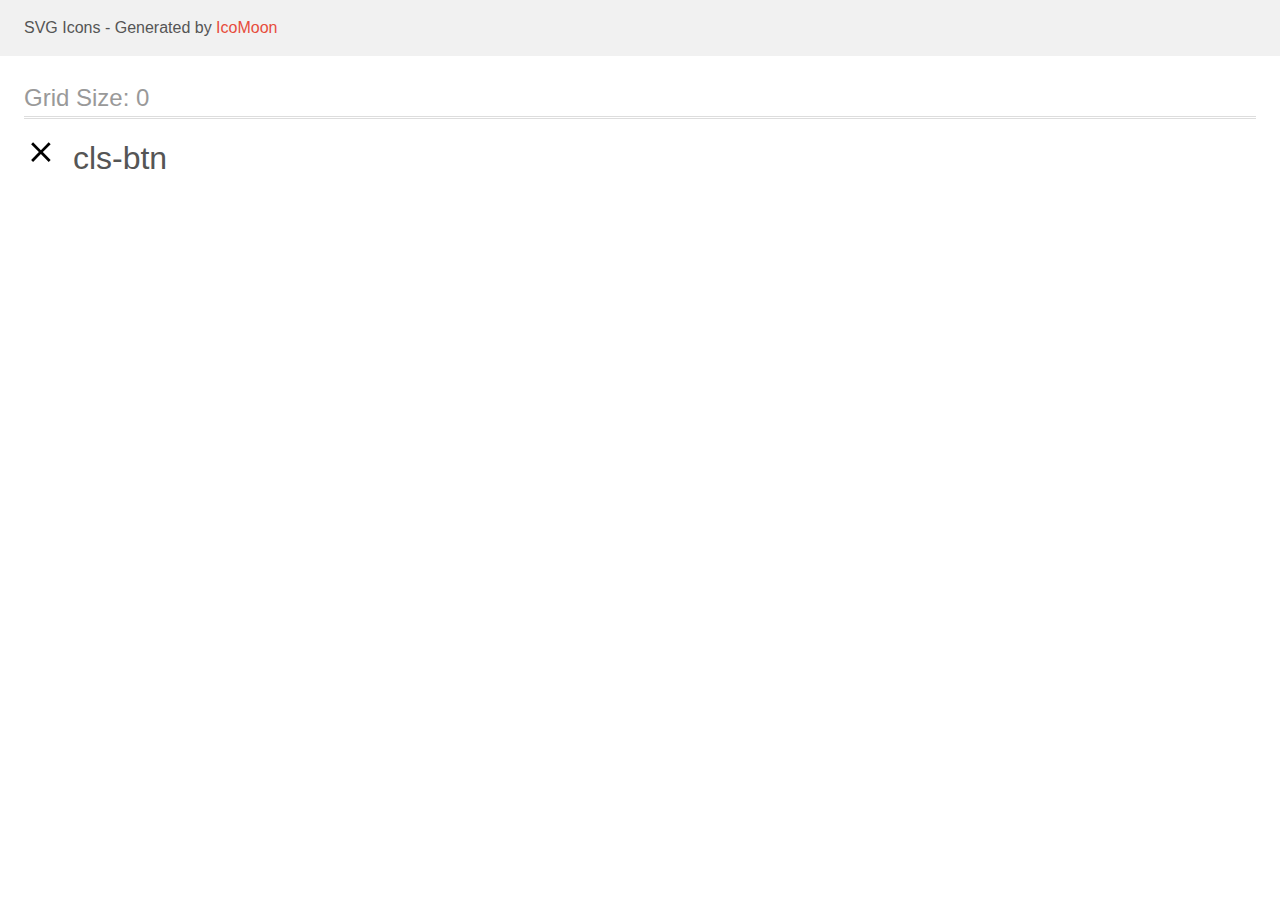
<file: img/icomoon2/demo.html>
<!doctype html>
<html>
<head>
    <title>IcoMoon - SVG Icons</title>
    <meta charset="utf-8">
    <meta name="viewport" content="width=device-width, initial-scale=1">
    <link rel="stylesheet" href="demo-files/demo.css">
    <link rel="stylesheet" href="style.css">
</head>
<body>
<svg aria-hidden="true" style="position: absolute; width: 0; height: 0; overflow: hidden;" version="1.1" xmlns="http://www.w3.org/2000/svg" xmlns:xlink="http://www.w3.org/1999/xlink">
<defs>
<symbol id="cls-btn" viewBox="0 0 32 32">
<path d="M26.667 7.303l-1.97-1.97-7.808 7.808-7.808-7.808-1.97 1.97 7.808 7.808-7.808 7.808 1.97 1.97 7.808-7.808 7.808 7.808 1.97-1.97-7.808-7.808 7.808-7.808z"></path>
</symbol>
</defs>
</svg>

<header class="bgc1 clearfix">
<div class="mhl">
    <p>SVG Icons - Generated by <a href="https://icomoon.io/app">IcoMoon</a></p>
</div>
</header>
    <div class="clearfix mhl ptl">
        <h1 class="mvm mtn fgc1">Grid Size: 0</h1>
        <div class="glyph fs1">
            <div class="clearfix pbs">
                <svg class="icon cls-btn"><use xlink:href="#cls-btn"></use></svg><span class="name"> cls-btn</span>
            </div>
        </div>
  </div>
<script defer src="svgxuse.js"></script>
</body>
</html>
</file>
<file: css/styles.css>
/* Основной цвет текста #212121; */
/* Вторичный цвет текста #757575; */
/* Белый #FFFFFF; */
/* Цвет акцента #2196F3; */
/* Вторичный цвет фона #2f303a; */
/* Вторичный цвет фона страницы Портфолио #f5f4fa; */

:root {
  --primary-text-color: #212121;
  --secondary-text-color: #757575;
  --accent-color: #2196f3;
  --primary-background-color: #ffffff;
  --secondary-background-color: #2f303a;
  --portfolio-secondary-bg-color: #f5f4fa;
  --transition-timing-function: cubic-bezier(0.4, 0, 0.2, 1);
}

body {
  background-color: var(--primary-background-color);

  --primary-text-color: #212121;
  font-family: Roboto, sans-serif;
  font-style: normal;
  font-size: 14px;
  letter-spacing: 0.03em;
}

.link {
  text-decoration: none;
}

.container {
  width: 1200px;
  padding-left: 15px;
  padding-right: 15px;
  margin: 0px auto;
}

.default-section {
  padding-top: 94px;
  padding-bottom: 94px;
}

.default-title {
  margin-top: 0px;
  margin-bottom: 50px;

  color: var(--primary-text-color);

  font-weight: 700;
  font-size: 36px;
  line-height: 1.16;
  letter-spacing: 0.03em;
  text-align: center;
}

.list {
  padding: 0px;
  margin: 0px;
  list-style: none;
}

.card-image {
  display: block;
  max-width: 100%;
  height: auto;
}

/* Стили страницы Студия */

/* Шапка страницы */
.page-header {
  border-bottom: 1px solid #ececec;
}

.top-line {
  display: flex;
  align-items: center;
}

.top-line .nav {
  display: flex;
  align-items: center;
}

/* Логотип */
.page-header .logo {
  font-family: Raleway, sans-serif;
  font-weight: 700;
  font-size: 26px;
  line-height: 1.19;

  color: #000000;
}

.logo-custom {
  color: var(--accent-color);
}

/* Навигация сайта */
.site-nav {
  display: flex;
  max-width: 294px;
  margin-left: 93px;
}

.site-nav .item:not(:last-child) {
  margin-right: 50px;
}
.site-nav .link {
  position: relative;
  display: block;
  padding-top: 32px;
  padding-bottom: 32px;

  color: var(--primary-text-color);
  font-weight: 500;
  font-size: 14px;
  line-height: 1.14;
  letter-spacing: 0.02em;
}

.site-nav .studio-page.current,
.site-nav .portfolio-page.current {
  color: var(--accent-color);
}

.site-nav .link:hover,
.site-nav .link:focus {
  color: var(--accent-color);
  transition: 250ms var(--transition-timing-function);
}

.site-nav .link::after {
  content: "";
  position: absolute;
  display: block;
  left: 0;
  bottom: -1px;
  width: 100%;
  height: 4px;

  background: var(--accent-color);
  border-radius: 2px;
  transform: scaleX(0);
  transition: transform 250ms var(--transition-timing-function);
}

.site-nav .current::after {
  content: "";
  position: absolute;
  display: block;
  left: 0;
  bottom: -1px;
  width: 100%;
  height: 4px;

  background: var(--accent-color);
  border-radius: 2px;
  transform: scaleX(1);
}

.site-nav .link:hover::after,
.site-nav .link:focus::after {
  transform: scaleX(1);
}

/* Контакты шапки */
.header-contacts {
  display: flex;
  margin-left: auto;
  min-width: 303px;
}

.header-contacts .contacts-item {
  display: flex;
}

.header-contacts .icon {
  margin-right: 10px;
  fill: #757575;
}

.header-contacts .contacts-item:not(:last-child) {
  margin-right: 50px;
}

.header-contacts a {
  display: flex;
  align-items: center;
  padding-top: 32px;
  padding-bottom: 32px;

  font-weight: 500;
  font-size: 14px;
  line-height: 1.14;
  letter-spacing: 0.02em;

  color: var(--secondary-text-color);
}
.contacts-item:hover .icon {
  color: var(--accent-color);
  fill: var(--accent-color);

  transition: 250ms var(--transition-timing-function);
}
.contacts-item:hover .email {
  color: var(--accent-color);
  fill: var(--accent-color);

  transition: 250ms var(--transition-timing-function);
}

.contacts-item:hover .phone {
  color: var(--accent-color);
  fill: var(--accent-color);

  transition: 250ms var(--transition-timing-function);
}

.email:focus {
  color: var(--accent-color);

  transition: 250ms var(--transition-timing-function);
}

.email:focus .icon {
  fill: var(--accent-color);

  transition: 250ms var(--transition-timing-function);
}
.phone:focus {
  color: var(--accent-color);

  transition: 250ms var(--transition-timing-function);
}

.phone:focus .icon {
  fill: var(--accent-color);

  transition: 250ms var(--transition-timing-function);
}

/* ============МОДАЛКА=========== */
.backdrop {
  position: fixed;
  z-index: 999;
  top: 0;
  left: 0;
  width: 100%;
  height: 100%;
  background-color: rgba(0, 0, 0, 0.2);
  opacity: 1;
  transition: opacity 250ms var(--transition-timing-function);
}

.backdrop.is-hidden {
  opacity: 0;
  pointer-events: none;
}

.backdrop.backdrop.is-hidden .modal {
  transform: translate(-50%, -50%) scale(1.1);
}

.modal {
  position: absolute;
  top: 50%;
  left: 50%;
  transform: translate(-50%, -50%) scaleY(1);
  transition: transform 250ms var(--transition-timing-function);

  min-width: 528px;
  min-height: 581px;
  padding: 15px;
  background: #ffffff;
  border-radius: 4px;
  box-shadow: 0px 1px 3px rgba(0, 0, 0, 0.12), 0px 1px 1px rgba(0, 0, 0, 0.14),
    0px 2px 1px rgba(0, 0, 0, 0.2);
}

.modal .cls-btn {
  position: absolute;
  top: 8px;
  right: 8px;

  display: flex;
  justify-content: center;
  align-items: center;
  padding: 0;
  width: 30px;
  height: 30px;
  border-radius: 50%;
  border: 1px solid rgba(0, 0, 0, 0.1);
  background-color: #ffffff;

  transition: background-color 250ms var(--transition-timing-function);
}

.modal .cls-btn:hover {
  cursor: pointer;
  background-color: var(--accent-color);
}

.cls-btn svg {
  width: 18px;
  height: 18px;
}

/* Секция-герой */
.hero-section {
  max-width: 1600px;
  margin-left: auto;
  margin-right: auto;
  padding-top: 200px;
  padding-bottom: 200px;

  background-color: #c4c4c4;
  background-image: linear-gradient(
      rgba(47, 48, 58, 0.5),
      rgba(47, 48, 58, 0.5)
    ),
    url("../img/hero-img-1.jpg");
  background-size: cover;
  background-position: center;
}

.hero-section .hero-title {
  margin-top: 0px;
  margin-bottom: 30px;

  color: #ffffff;
  font-weight: 900;
  font-size: 44px;
  line-height: 1.36;

  letter-spacing: 0.06em;
  text-transform: uppercase;
}

.hero-content {
  width: 696px;
  margin: 0 auto;

  text-align: center;
}

/* Кнопка Секция-герой */
.button {
  display: inline-block;
  border: none;
  border-radius: 4px;
  padding: 10px 32px;
  min-width: 200px;
  box-shadow: 0px 4px 4px rgba(0, 0, 0, 0.15);

  background-color: var(--accent-color);
  color: #ffffff;
  font-weight: 700;
  font-size: 16px;
  line-height: 1.87;

  text-align: center;
  letter-spacing: 0.06em;
  transition: 250ms var(--transition-timing-function);
}

.hero-content .button:hover {
  cursor: pointer;
  background-color: #ffffff;
  color: var(--accent-color);
}

/* Секция Особенности */
.features-title {
  position: absolute;
  clip: rect(0 0 0 0);
  width: 1px;
  height: 1px;
  margin: -1px;
}

.features-section h3 {
  margin-top: 0px;
  margin-bottom: 10px;

  color: var(--primary-text-color);
  font-weight: 700;
  font-size: 14px;
  line-height: 1.14;
  text-transform: uppercase;
}

.features-section p {
  margin-top: 0px;
  margin-bottom: 0px;

  color: var(--secondary-text-color);
  font-weight: 400;
  font-size: 14px;
  line-height: 1.71;
}

.features-list {
  display: flex;
}

.features-item {
  width: calc((100% - 3 * 30px) / 4);
  margin-right: 30px;
}

.features-item:nth-child(4n) {
  margin-right: 0px;
}

.features-item .features-icon {
  display: block;
  width: 270px;
  height: 120px;
  margin-bottom: 30px;
  border-radius: 4px;
}

/*  Секция Чем мы занимаемся */
.ourwork-section {
  padding-bottom: 94px;
}

.ourwork-list {
  display: flex;
}

.ourwork-item {
  width: calc((100% - 2 * 30px) / 3);
  margin-right: 30px;
}

.ourwork-item:nth-child(3n) {
  margin-right: 0px;
}

.ourwork-item .img-label {
  position: relative;
}

.img-label .label {
  position: absolute;
  left: 0;
  bottom: 0;
  padding-top: 27px;
  padding-bottom: 27px;
  width: 100%;
  height: 70px;
  background-color: rgba(47, 48, 58, 0.8);
}

.img-label p {
  margin: 0;
  color: #ffffff;
  font-weight: 700;
  font-size: 14px;
  line-height: 1.14;
  text-align: center;
  letter-spacing: 0.03em;
  text-transform: uppercase;
}

/* Секция Наша команда */
.ourteam-section {
  max-width: 1600px;
  margin-left: auto;
  margin-right: auto;
  background-color: #f5f4fa;
}

.ourteam-section h3 {
  margin-top: 0;
  margin-bottom: 10px;

  color: var(--primary-text-color);
  font-weight: 500;
  font-size: 16px;
  line-height: 1.19;
  letter-spacing: 0.03em;
}

.ourteam-item .card-image {
  margin-bottom: 30px;
}

.ourteam-section p {
  margin: 0px;

  color: var(--secondary-text-color);
  font-weight: 400;
  font-size: 16px;
  line-height: 1.19;
}

.ourteam-section .ourteam-item {
  padding-bottom: 30px;
}

.ourteam-list {
  display: flex;
}

.ourteam-item {
  width: calc((100% - 3 * 30px) / 4);
  margin-right: 30px;
  border-bottom-right-radius: 4px;
  border-bottom-left-radius: 4px;

  background: #ffffff;
  box-shadow: 0px 1px 3px rgba(0, 0, 0, 0.12), 0px 1px 1px rgba(0, 0, 0, 0.14),
    0px 2px 1px rgba(0, 0, 0, 0.2);
}

.ourteam-item:nth-child(4n) {
  margin-right: 0px;
}

.ourteam-list .card {
  text-align: center;
}

.ourteam-item .icon-list {
  display: flex;
  width: 206px;
  margin-top: 16px;
  margin-left: auto;
  margin-right: auto;
}

.icon-item {
  margin-right: 10px;
}

.icon-item:last-child {
  margin-right: 0px;
}

.icon-item .icon-button {
  display: flex;
  justify-content: center;
  align-items: center;
  width: 44px;
  height: 44px;
  padding: 0;
  border-radius: 50%;
  color: #afb1b8;

  transition: 250ms var(--transition-timing-function);
}

.icon-button:hover,
.icon-button:focus {
  background-color: var(--accent-color);
  color: #ffffff;
}

.icon-button .hover-logo {
  fill: currentColor;
}

/* Секция клиенты */
.clients-list {
  display: flex;
}

.clients-item {
  width: calc((100% - 5 * 30px) / 6);
  margin-right: 30px;
}

.clients-item:nth-child(6n) {
  margin-right: 0px;
}

.clients-item .clients-logo {
  display: flex;
  justify-content: center;
  align-items: center;
  width: 170px;
  height: 90px;
  padding: 0px;
  border: 1px solid #afb1b8;
  border-radius: 4px;

  transition: 250ms var(--transition-timing-function);
}

.clients-logo:hover,
.clients-logo:focus {
  fill: #2196f3;
  border-color: #2196f3;
}

.clients-logo {
  fill: rgba(175, 177, 184, 1);
}

/*  Подвал страницы */
.footer {
  padding-top: 60px;
  padding-bottom: 60px;

  background-color: var(--secondary-background-color);
}

/* Подвал страницы логотип */
.logo-footer {
  display: block;
  margin-bottom: 20px;

  color: #ffffff;
  font-family: Raleway, sans-serif;
  font-weight: 700;
  font-size: 26px;
  line-height: 1.19;
}

/* Подвал страницы адрес */
.footer .container {
  display: flex;
  align-items: baseline;
}

.adress-footer p {
  margin-top: 0px;
  margin-bottom: 9px;
}

.adress-footer {
  display: flex;
  flex-direction: column;
  width: 231px;

  color: #ffffff;
  font-style: normal;
  font-weight: 400;
  font-size: 14px;
  line-height: 1.71;
}

.adress-footer a {
  color: rgba(255, 255, 255, 0.6);
}

.adress-footer .email {
  margin-bottom: 9px;
}

/* Подвал Соцсети */
.footer-socials {
  display: flex;
  flex-direction: column;
  width: 206px;
  margin-left: 70px;
}

.footer-socials b {
  margin-bottom: 20px;

  color: #ffffff;
  font-style: normal;
  font-weight: 700;
  font-size: 14px;
  line-height: 1.14;
  letter-spacing: 0.03em;
  text-transform: uppercase;
}

.socials-list {
  display: flex;
}

.socials-item:not(:last-child) {
  margin-right: 10px;
}

.socials-item .socials-button {
  display: flex;
  justify-content: center;
  align-items: center;
  width: 44px;
  height: 44px;
  padding: 0;
  border-radius: 50%;
  background-color: rgba(255, 255, 255, 0.1);

  transition: 250ms var(--transition-timing-function);
}

.socials-button:hover,
.socials-button:focus {
  background-color: var(--accent-color);
}

.socials-button .hover-logo {
  fill: #ffffff;
}

/* Стили страницы Портфолио */
.portfolio-title {
  position: absolute;
  clip: rect(0 0 0 0);
  width: 1px;
  height: 1px;
  margin: -1px;
}

/* Секция Фильтр */

.filter {
  display: flex;
  justify-content: center;
  height: 54px;
  margin-bottom: 34px;
}

.filter .filter-item:not(:last-child) {
  margin-right: 8px;
}

.filter-button {
  display: inline-block;
  border: 1px solid transparent;
  border-radius: 4px;
  padding: 6px 22px;
  min-width: 73px;

  background-color: #f5f4fa;
  color: #212121;
  font-weight: 500;
  font-size: 16px;
  line-height: 1.62;
  text-align: center;
}

.filter-button:hover {
  background-color: #2196f3;
  color: #ffffff;
}

/* Секция работ */

.works {
  display: flex;
  flex-wrap: wrap;
}

.works h2 {
  margin-top: 20px;
  margin-bottom: 4px;

  color: #212121;
  font-weight: 700;
  font-size: 18px;
  line-height: 2;
  letter-spacing: 0.06em;
}

.works p {
  margin: 0px;

  color: #757575;
  font-weight: 400;
  font-size: 16px;
  line-height: 1.87;
}

.works-item {
  width: calc((100% - 2 * 30px) / 3);
  margin-right: 30px;
  margin-bottom: 30px;
}

.works-item:nth-child(3n) {
  margin-right: 0px;
}

.works-item:nth-last-child(-n + 3) {
  margin-bottom: 0px;
}

.works-item:hover {
  box-shadow: 0px 1px 1px rgba(0, 0, 0, 0.12), 0px 4px 4px rgba(0, 0, 0, 0.06),
    1px 4px 6px rgba(0, 0, 0, 0.16);
}

.works .card {
  padding-bottom: 20px;
  padding-top: 20px;
  padding-left: 24px;
  padding-right: 24px;

  border-left: 1px solid #eeeeee;
  border-right: 1px solid #eeeeee;
  border-bottom: 1px solid #eeeeee;

  background: #ffffff;
}

/* ОВЕРЛЕЙ КАРТОЧКИ */
.works-item .wrapper {
  position: relative;
  overflow: hidden;
}

.works-overlay {
  position: absolute;
  top: 0;
  left: 0;
  width: 100%;
  height: 100%;
  background-color: rgba(33, 150, 243, 0.9);

  transform: translateY(100%);
  transition: transform 250ms var(--transition-timing-function);
}

.works-overlay p {
  padding-top: 63px;
  padding-bottom: 35px;
  padding-left: 30px;
  padding-right: 24px;

  color: #ffffff;
  font-weight: 400;
  font-size: 18px;
  text-align: left;
  line-height: 1.56;
  letter-spacing: 0.03em;
}

.works-link:hover .works-overlay,
.works-link:focus .works-overlay {
  transform: translateY(0%);
}
</file>
<file: img/icomoon/demo-files/demo.css>
body {
  padding: 0;
  margin: 0;
  font-family: sans-serif;
  font-size: 1em;
  line-height: 1.5;
  color: #555;
  background: #fff;
}
h1 {
  font-size: 1.5em;
  font-weight: normal;
  box-shadow: 0 1px #ddd, 0 2px #fff, 0 3px #ddd;
}
small {
  font-size: .66666667em;
}
a {
  color: #e74c3c;
  text-decoration: none;
}
a:hover, a:focus {
  box-shadow: 0 1px #e74c3c;
}
.bshadow0, input {
  box-shadow: inset 0 -2px #e7e7e7;
}
input:hover {
  box-shadow: inset 0 -2px #ccc;
}
input, fieldset {
  font-size: 1em;
  margin: 0;
  padding: 0;
  border: 0;
}
input {
  color: inherit;
  line-height: 1.5;
  height: 1.5em;
  padding: .25em 0;
}
input:focus {
  outline: none;
  box-shadow: inset 0 -2px #449fdb;
}
.glyph {
  font-size: 16px;
  margin-right: 1.5em;
  float: left;
  width: 17em;
}
svg {
  color: #000;
}
.liga {
  width: 80%;
  width: calc(100% - 2.5em);
}
.talign-right {
  text-align: right;
}
.talign-center {
  text-align: center;
}
.bgc1 {
  background: #f1f1f1;
}
.fgc0 {
  color: #000;
}
.fgc1 {
  color: #999;
}
p {
  margin-top: 1em;
  margin-bottom: 1em;
}
.mvm {
  margin-top: .75em;
  margin-bottom: .75em;
}
.mtn {
  margin-top: 0;
}
.mtl, .mal {
  margin-top: 1.5em;
}
.mbl, .mal {
  margin-bottom: 1.5em;
}
.mal, .mhl {
  margin-left: 1.5em;
  margin-right: 1.5em;
}
.mhmm {
  margin-left: 1em;
  margin-right: 1em;
}
.ptl {
  padding-top: 1.5em;
}
.pbs, .pvs {
  padding-bottom: .25em;
}
.pvs, .pts {
  padding-top: .25em;
}
.unit {
  float: left;
}
.unitRight {
  float: right;
}
.size1of2 {
  width: 50%;
}
.size1of1 {
  width: 100%;
}
.clearfix:before, .clearfix:after {
  content: " ";
  display: table;
}
.clearfix:after {
  clear: both;
}
.hidden-true {
  display: none;
}
.textbox0 {
  width: 3em;
  background: #f1f1f1;
  padding: .25em .5em;
  line-height: 1.5;
  height: 1.5em;
}
.fs0 {
  font-size: 16px;
}
.fs1 {
  font-size: 32px;
}
.name {
  margin-left: .25em;
}
</file>
<file: img/icomoon/style.css>
.icon {
  display: inline-block;
  width: 1em;
  height: 1em;
  stroke-width: 0;
  stroke: currentColor;
  fill: currentColor;
}

/* ==========================================
Single-colored icons can be modified like so:
.name {
  font-size: 32px;
  color: red;
}
========================================== */

.client-logo-1 {
  width: 0.900390625em;
}

.client-logo-2 {
  width: 0.76953125em;
}

.client-logo-3 {
  width: 0.953125em;
}

.client-logo-4 {
  width: 1.8603515625em;
}

.client-logo-5 {
  width: 1.2548828125em;
}

.client-logo-6 {
  width: 1.9345703125em;
}

.email-icon {
  width: 1.3330078125em;
}

.feature-1 {
  width: 2.25em;
}

.feature-2 {
  width: 2.25em;
}

.feature-3 {
  width: 2.25em;
}

.feature-4 {
  width: 2.25em;
}

.tel-icon {
  width: 0.625em;
}
</file>
<file: img/icomoon2/demo-files/demo.css>
body {
  padding: 0;
  margin: 0;
  font-family: sans-serif;
  font-size: 1em;
  line-height: 1.5;
  color: #555;
  background: #fff;
}
h1 {
  font-size: 1.5em;
  font-weight: normal;
  box-shadow: 0 1px #ddd, 0 2px #fff, 0 3px #ddd;
}
small {
  font-size: .66666667em;
}
a {
  color: #e74c3c;
  text-decoration: none;
}
a:hover, a:focus {
  box-shadow: 0 1px #e74c3c;
}
.bshadow0, input {
  box-shadow: inset 0 -2px #e7e7e7;
}
input:hover {
  box-shadow: inset 0 -2px #ccc;
}
input, fieldset {
  font-size: 1em;
  margin: 0;
  padding: 0;
  border: 0;
}
input {
  color: inherit;
  line-height: 1.5;
  height: 1.5em;
  padding: .25em 0;
}
input:focus {
  outline: none;
  box-shadow: inset 0 -2px #449fdb;
}
.glyph {
  font-size: 16px;
  margin-right: 1.5em;
  float: left;
  width: 17em;
}
svg {
  color: #000;
}
.liga {
  width: 80%;
  width: calc(100% - 2.5em);
}
.talign-right {
  text-align: right;
}
.talign-center {
  text-align: center;
}
.bgc1 {
  background: #f1f1f1;
}
.fgc0 {
  color: #000;
}
.fgc1 {
  color: #999;
}
p {
  margin-top: 1em;
  margin-bottom: 1em;
}
.mvm {
  margin-top: .75em;
  margin-bottom: .75em;
}
.mtn {
  margin-top: 0;
}
.mtl, .mal {
  margin-top: 1.5em;
}
.mbl, .mal {
  margin-bottom: 1.5em;
}
.mal, .mhl {
  margin-left: 1.5em;
  margin-right: 1.5em;
}
.mhmm {
  margin-left: 1em;
  margin-right: 1em;
}
.ptl {
  padding-top: 1.5em;
}
.pbs, .pvs {
  padding-bottom: .25em;
}
.pvs, .pts {
  padding-top: .25em;
}
.unit {
  float: left;
}
.unitRight {
  float: right;
}
.size1of2 {
  width: 50%;
}
.size1of1 {
  width: 100%;
}
.clearfix:before, .clearfix:after {
  content: " ";
  display: table;
}
.clearfix:after {
  clear: both;
}
.hidden-true {
  display: none;
}
.textbox0 {
  width: 3em;
  background: #f1f1f1;
  padding: .25em .5em;
  line-height: 1.5;
  height: 1.5em;
}
.fs0 {
  font-size: 16px;
}
.fs1 {
  font-size: 32px;
}
.name {
  margin-left: .25em;
}
</file>
<file: img/icomoon2/style.css>
.icon {
  display: inline-block;
  width: 1em;
  height: 1em;
  stroke-width: 0;
  stroke: currentColor;
  fill: currentColor;
}

/* ==========================================
Single-colored icons can be modified like so:
.name {
  font-size: 32px;
  color: red;
}
========================================== */
</file>
